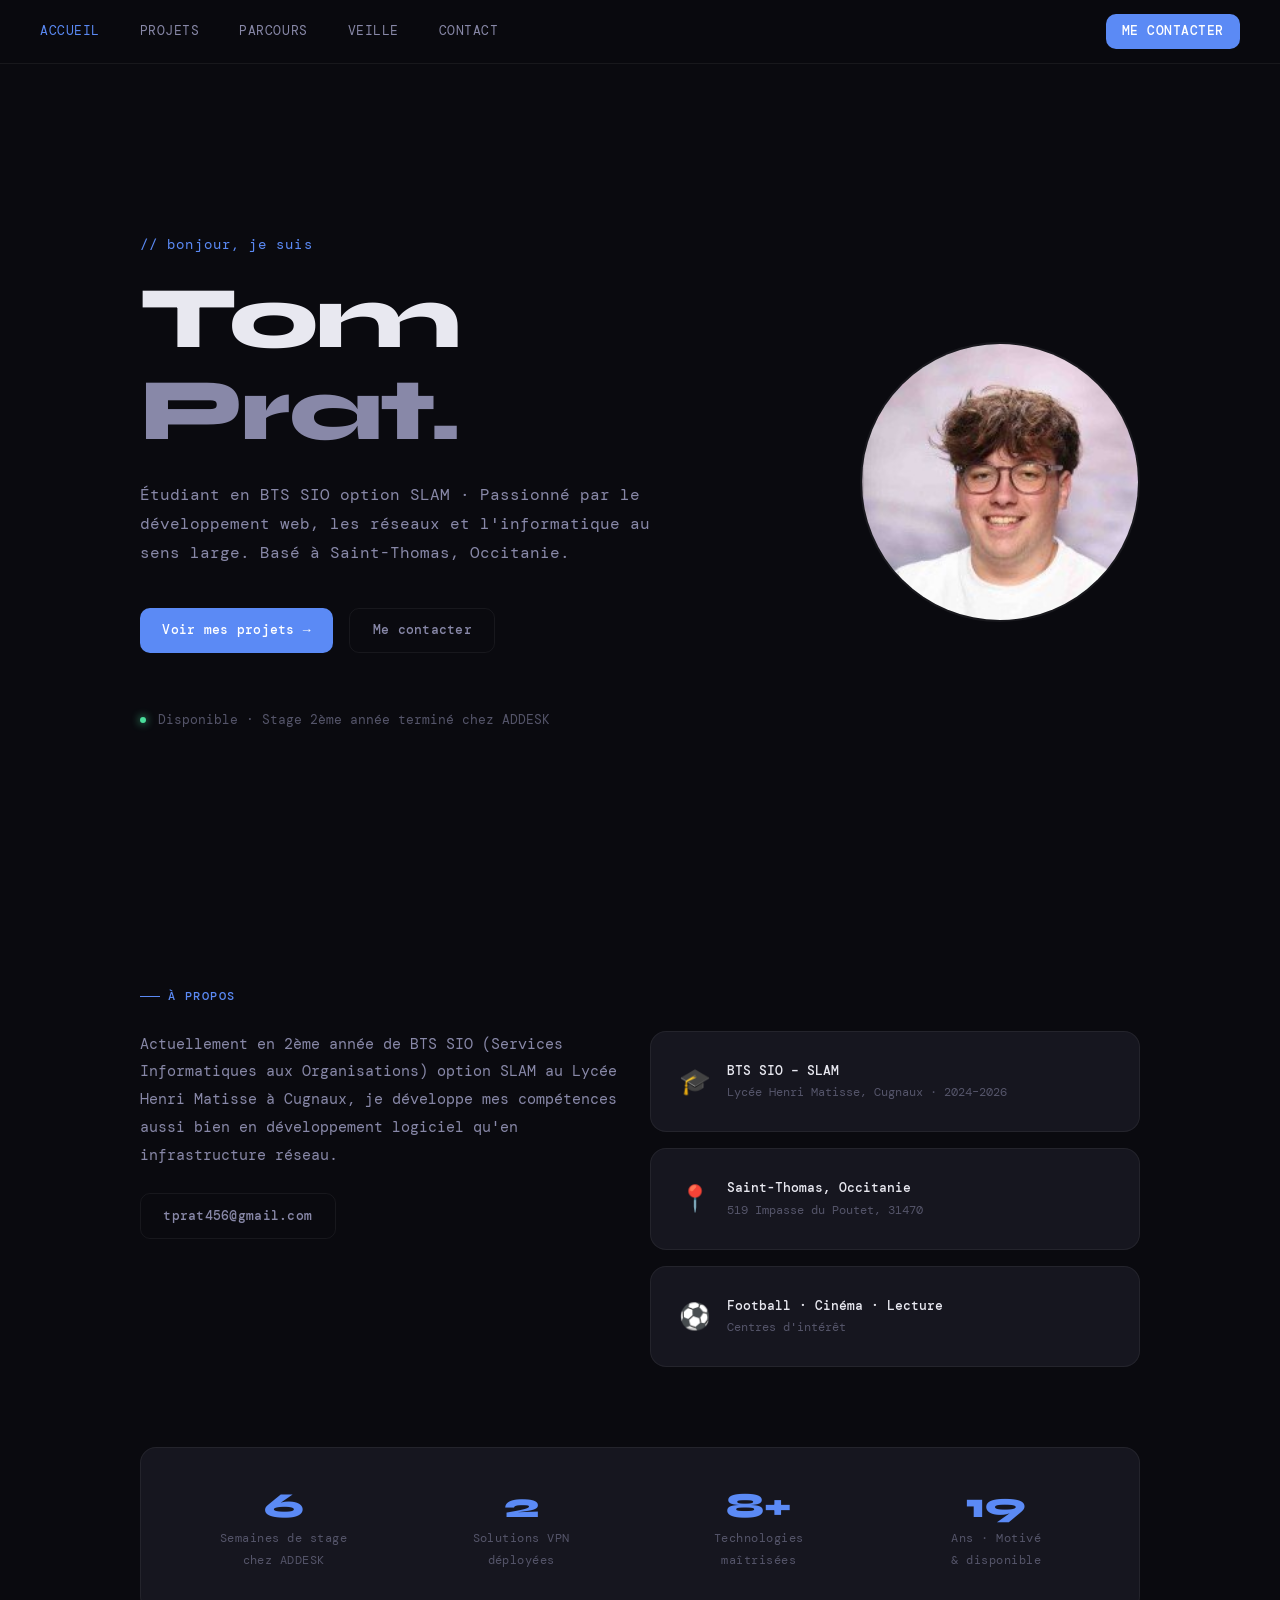
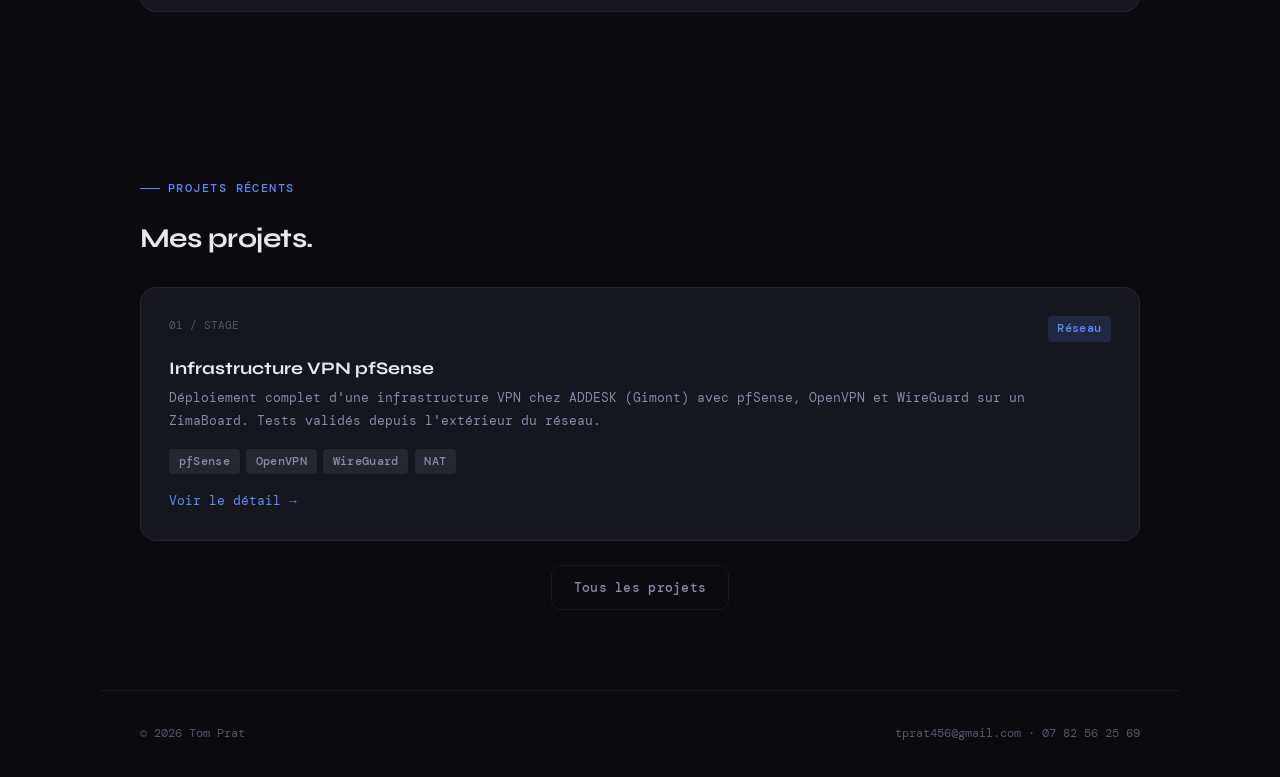
<file: index.html>
<!DOCTYPE html>
<html lang="fr">
<head>
  <meta charset="UTF-8" />
  <meta name="viewport" content="width=device-width, initial-scale=1.0" />
  <title>Tom Prat — Portfolio</title>
  <link rel="stylesheet" href="style.css" />
</head>
<body>

<nav>
  
  <a href="index.html" class="active">Accueil</a>
  <a href="projets.html">Projets</a>
  <a href="parcours.html">Parcours</a>
  <a href="veille.html">Veille</a>
  <a href="contact.html">Contact</a>
  <a href="contact.html" class="nav-cta">Me contacter</a>
</nav>

<main class="page-fade">

  <div class="hero" style="flex-direction: row; align-items: center; gap: 4rem;">
    <div style="flex: 1; min-width: 0;">
      <p class="hero-greeting">// bonjour, je suis</p>
      <h1>Tom<br><span class="dim">Prat.</span></h1>
      <p class="hero-sub">
        Étudiant en BTS SIO option SLAM · Passionné par le développement web,
        les réseaux et l'informatique au sens large. Basé à Saint-Thomas, Occitanie.
      </p>
      <div class="hero-btns">
        <a href="projets.html" class="btn btn-primary">Voir mes projets →</a>
        <a href="contact.html" class="btn btn-outline">Me contacter</a>
      </div>
      <div style="margin-top: 3.5rem; display: flex; align-items: center; gap: 0.75rem;">
        <span class="glow-dot"></span>
        <span style="font-size: 0.8rem; color: var(--text-muted);">Disponible · Stage 2ème année terminé chez ADDESK</span>
      </div>
    </div>
    <div style="flex-shrink: 0;">
      <img src="photo.png" alt="Tom Prat" style="
        width: 280px;
        height: 280px;
        object-fit: cover;
        object-position: center top;
        border-radius: 50%;
        border: 2px solid var(--border);
        display: block;
      " />
    </div>
  </div>

  <section>
    <p class="section-label">À propos</p>
    <div class="grid-2">
      <div>
        <p style="color: var(--text-secondary); line-height: 1.85; margin-bottom: 1rem;">
          Actuellement en 2ème année de BTS SIO (Services Informatiques aux Organisations)
          option SLAM au Lycée Henri Matisse à Cugnaux, je développe mes compétences aussi
          bien en développement logiciel qu'en infrastructure réseau.
        </p>
        <div class="mt-3">
          <a href="contact.html" class="btn btn-outline">tprat456@gmail.com</a>
        </div>
      </div>
      <div style="display: flex; flex-direction: column; gap: 1rem;">
        <div class="card" style="display: flex; align-items: center; gap: 1rem;">
          <div style="font-size: 1.6rem;">🎓</div>
          <div>
            <div style="font-size: 0.82rem; color: var(--text-primary); font-weight: 500;">BTS SIO – SLAM</div>
            <div style="font-size: 0.78rem; color: var(--text-muted);">Lycée Henri Matisse, Cugnaux · 2024–2026</div>
          </div>
        </div>

        <div class="card" style="display: flex; align-items: center; gap: 1rem;">
          <div style="font-size: 1.6rem;">📍</div>
          <div>
            <div style="font-size: 0.82rem; color: var(--text-primary); font-weight: 500;">Saint-Thomas, Occitanie</div>
            <div style="font-size: 0.78rem; color: var(--text-muted);">519 Impasse du Poutet, 31470</div>
          </div>
        </div>
        <div class="card" style="display: flex; align-items: center; gap: 1rem;">
          <div style="font-size: 1.6rem;">⚽</div>
          <div>
            <div style="font-size: 0.82rem; color: var(--text-primary); font-weight: 500;">Football · Cinéma · Lecture</div>
            <div style="font-size: 0.78rem; color: var(--text-muted);">Centres d'intérêt</div>
          </div>
        </div>
      </div>
    </div>
  </section>

  <section style="padding-top: 0;">
    <div class="card" style="display: grid; grid-template-columns: repeat(auto-fit, minmax(140px, 1fr)); gap: 2rem; padding: 2.5rem;">
      <div class="stat-box">
        <div class="num">6</div>
        <div class="lbl">Semaines de stage<br>chez ADDESK</div>
      </div>
      <div class="stat-box">
        <div class="num">2</div>
        <div class="lbl">Solutions VPN<br>déployées</div>
      </div>
      <div class="stat-box">
        <div class="num">8+</div>
        <div class="lbl">Technologies<br>maîtrisées</div>
      </div>
      <div class="stat-box">
        <div class="num">19</div>
        <div class="lbl">Ans · Motivé<br>& disponible</div>
      </div>
    </div>
  </section>

  <section>
    <p class="section-label">Projets récents</p>
    <h2 style="font-size: 1.7rem; font-weight: 700; letter-spacing: -0.02em; margin-bottom: 2rem;">
      Mes projets.
    </h2>
    <div class="card project-card">
      <div class="p-header">
        <span class="p-num">01 / STAGE</span>
        <span class="tag tag-blue">Réseau</span>
      </div>
      <div>
        <h3>Infrastructure VPN pfSense</h3>
        <p class="p-desc">
          Déploiement complet d'une infrastructure VPN chez ADDESK (Gimont) avec
          pfSense, OpenVPN et WireGuard sur un ZimaBoard. Tests validés depuis l'extérieur
          du réseau.
        </p>
      </div>
      <div class="p-tags">
        <span class="tag tag-gray">pfSense</span>
        <span class="tag tag-gray">OpenVPN</span>
        <span class="tag tag-gray">WireGuard</span>
        <span class="tag tag-gray">NAT</span>
      </div>
      <a class="p-link" href="projets.html">Voir le détail →</a>
    </div>
    <div class="mt-3" style="display: flex; justify-content: center;">
      <a href="projets.html" class="btn btn-outline">Tous les projets</a>
    </div>
  </section>

</main>

<footer>
  <span>© 2026 Tom Prat</span>
  <span style="font-family: var(--font-mono);">tprat456@gmail.com · 07 82 56 25 69</span>
</footer>

</body>
</html>
</file>
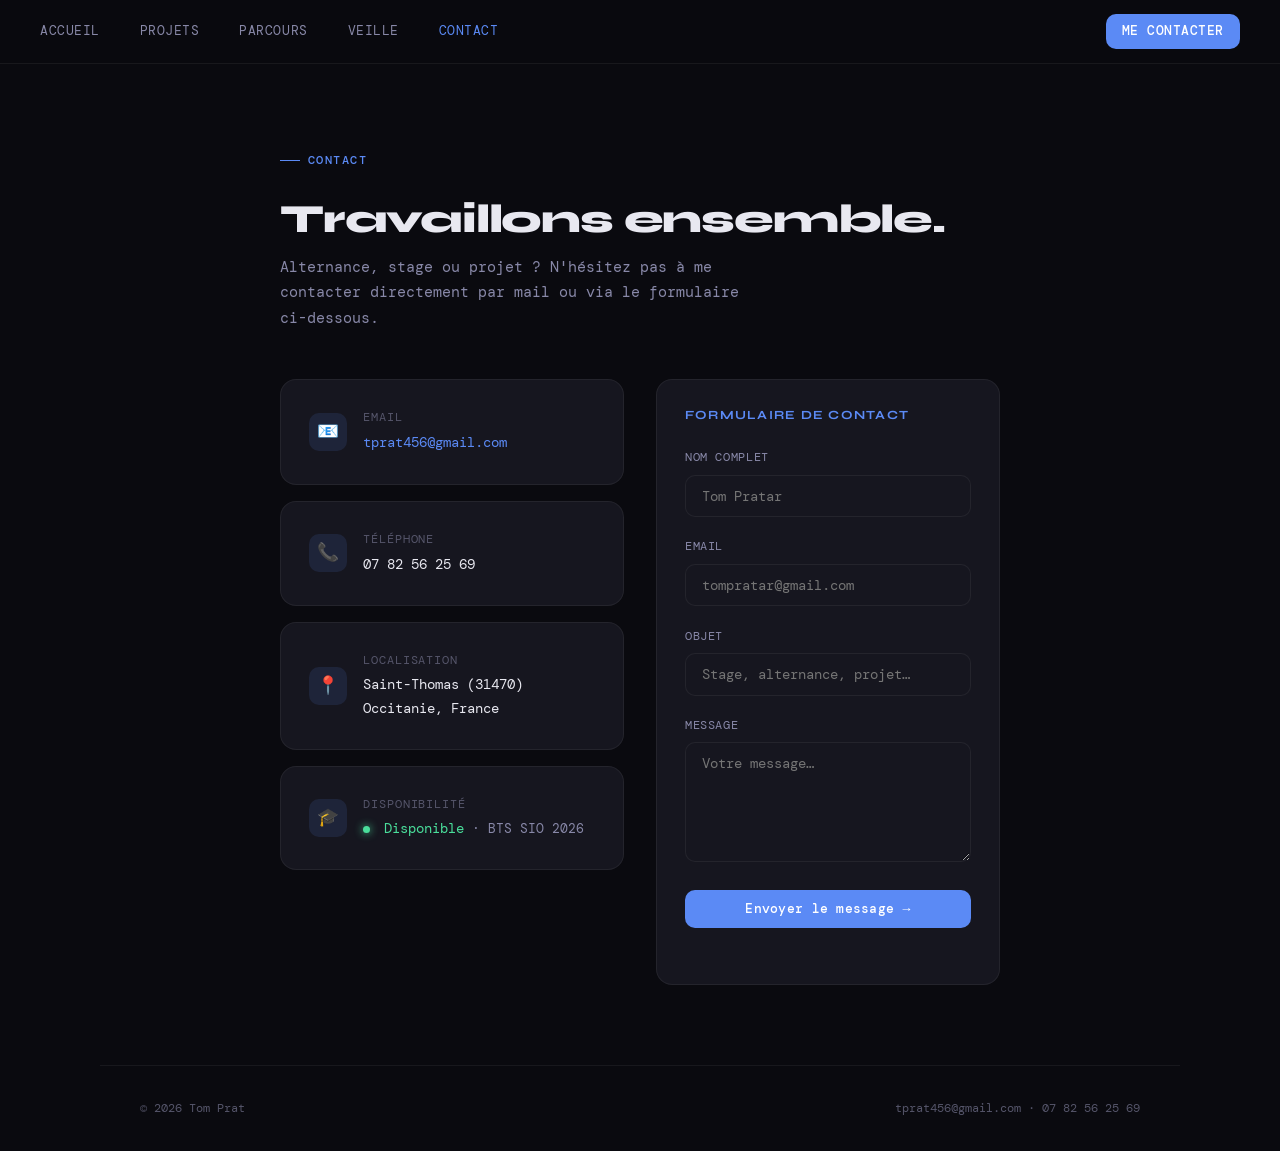
<file: contact.html>
<!DOCTYPE html>
<html lang="fr">
<head>
  <meta charset="UTF-8" />
  <meta name="viewport" content="width=device-width, initial-scale=1.0" />
  <title>Contact — Tom Prat</title>
  <link rel="stylesheet" href="style.css" />
</head>
<body>

<nav>
  
  <a href="index.html">Accueil</a>
  <a href="projets.html">Projets</a>
  <a href="parcours.html">Parcours</a>
  <a href="veille.html">Veille</a>
  <a href="contact.html" class="active">Contact</a>
  <a href="contact.html" class="nav-cta">Me contacter</a>
</nav>

<main class="page-fade">
<section style="max-width: 800px;">
  <p class="section-label">Contact</p>
  <h1 style="font-size: 2.5rem; font-weight: 800; letter-spacing: -0.03em; margin-bottom: 0.75rem;">
    Travaillons ensemble.
  </h1>
  <p style="color: var(--text-secondary); max-width: 480px; margin-bottom: 3rem;">
    Alternance, stage ou projet ? N'hésitez pas à me contacter directement
    par mail ou via le formulaire ci-dessous.
  </p>

  <div class="grid-2" style="align-items: start; gap: 2rem;">

    <div style="display: flex; flex-direction: column; gap: 1rem;">
      <div class="card" style="display: flex; align-items: center; gap: 1rem;">
        <div style="width: 38px; height: 38px; border-radius: var(--radius); background: var(--accent-glow); display: flex; align-items: center; justify-content: center; font-size: 1.1rem; flex-shrink: 0;">📧</div>
        <div>
          <div style="font-size: 0.72rem; color: var(--text-muted); text-transform: uppercase; letter-spacing: 0.08em; margin-bottom: 0.15rem;">Email</div>
          <a href="mailto:tprat456@gmail.com" style="color: var(--accent); text-decoration: none; font-size: 0.88rem;">tprat456@gmail.com</a>
        </div>
      </div>
      <div class="card" style="display: flex; align-items: center; gap: 1rem;">
        <div style="width: 38px; height: 38px; border-radius: var(--radius); background: var(--accent-glow); display: flex; align-items: center; justify-content: center; font-size: 1.1rem; flex-shrink: 0;">📞</div>
        <div>
          <div style="font-size: 0.72rem; color: var(--text-muted); text-transform: uppercase; letter-spacing: 0.08em; margin-bottom: 0.15rem;">Téléphone</div>
          <a href="tel:0782562569" style="color: var(--text-primary); text-decoration: none; font-size: 0.88rem;">07 82 56 25 69</a>
        </div>
      </div>
      <div class="card" style="display: flex; align-items: center; gap: 1rem;">
        <div style="width: 38px; height: 38px; border-radius: var(--radius); background: var(--accent-glow); display: flex; align-items: center; justify-content: center; font-size: 1.1rem; flex-shrink: 0;">📍</div>
        <div>
          <div style="font-size: 0.72rem; color: var(--text-muted); text-transform: uppercase; letter-spacing: 0.08em; margin-bottom: 0.15rem;">Localisation</div>
          <div style="color: var(--text-primary); font-size: 0.88rem;">Saint-Thomas (31470)<br>Occitanie, France</div>
        </div>
      </div>
      <div class="card" style="display: flex; align-items: center; gap: 1rem;">
        <div style="width: 38px; height: 38px; border-radius: var(--radius); background: var(--accent-glow); display: flex; align-items: center; justify-content: center; font-size: 1.1rem; flex-shrink: 0;">🎓</div>
        <div>
          <div style="font-size: 0.72rem; color: var(--text-muted); text-transform: uppercase; letter-spacing: 0.08em; margin-bottom: 0.15rem;">Disponibilité</div>
          <div style="font-size: 0.88rem;">
            <span class="glow-dot" style="width: 7px; height: 7px; display: inline-block; margin-right: 6px;"></span>
            <span style="color: var(--accent-green);">Disponible</span>
            <span style="color: var(--text-secondary); font-size: 0.8rem;"> · BTS SIO 2026</span>
          </div>
        </div>
      </div>
    </div>

    <div class="card">
      <h3 style="font-size: 0.78rem; text-transform: uppercase; letter-spacing: 0.1em; color: var(--accent); margin-bottom: 1.5rem;">Formulaire de contact</h3>
      <div class="form-group">
        <label for="name">Nom complet</label>
        <input type="text" id="name" placeholder="Tom Pratar" />
      </div>
      <div class="form-group">
        <label for="email">Email</label>
        <input type="email" id="email" placeholder="tompratar@gmail.com" />
      </div>
      <div class="form-group">
        <label for="subject">Objet</label>
        <input type="text" id="subject" placeholder="Stage, alternance, projet…" />
      </div>
      <div class="form-group">
        <label for="message">Message</label>
        <textarea id="message" placeholder="Votre message…"></textarea>
      </div>
      <button class="btn btn-primary" onclick="handleSubmit()" style="width: 100%; justify-content: center;">
        Envoyer le message →
      </button>
      <p id="form-status" style="text-align: center; font-size: 0.82rem; margin-top: 0.75rem; min-height: 1.2em; color: var(--accent-green);"></p>
    </div>

  </div>
</section>
</main>

<footer>
  <span>© 2026 Tom Prat</span>
  <span style="font-family: var(--font-mono);">tprat456@gmail.com · 07 82 56 25 69</span>
</footer>

<script>
function handleSubmit() {
  const name = document.getElementById('name').value.trim();
  const email = document.getElementById('email').value.trim();
  const message = document.getElementById('message').value.trim();
  const status = document.getElementById('form-status');
  if (!name || !email || !message) {
    status.style.color = '#f09595';
    status.textContent = 'Merci de remplir tous les champs obligatoires.';
    return;
  }
  status.style.color = 'var(--accent-green)';
  status.textContent = '✓ Message envoyé ! Je vous répondrai rapidement.';
  setTimeout(() => {
    document.getElementById('name').value = '';
    document.getElementById('email').value = '';
    document.getElementById('subject').value = '';
    document.getElementById('message').value = '';
    setTimeout(() => { status.textContent = ''; }, 4000);
  }, 1500);
}
</script>

</body>
</html>
</file>
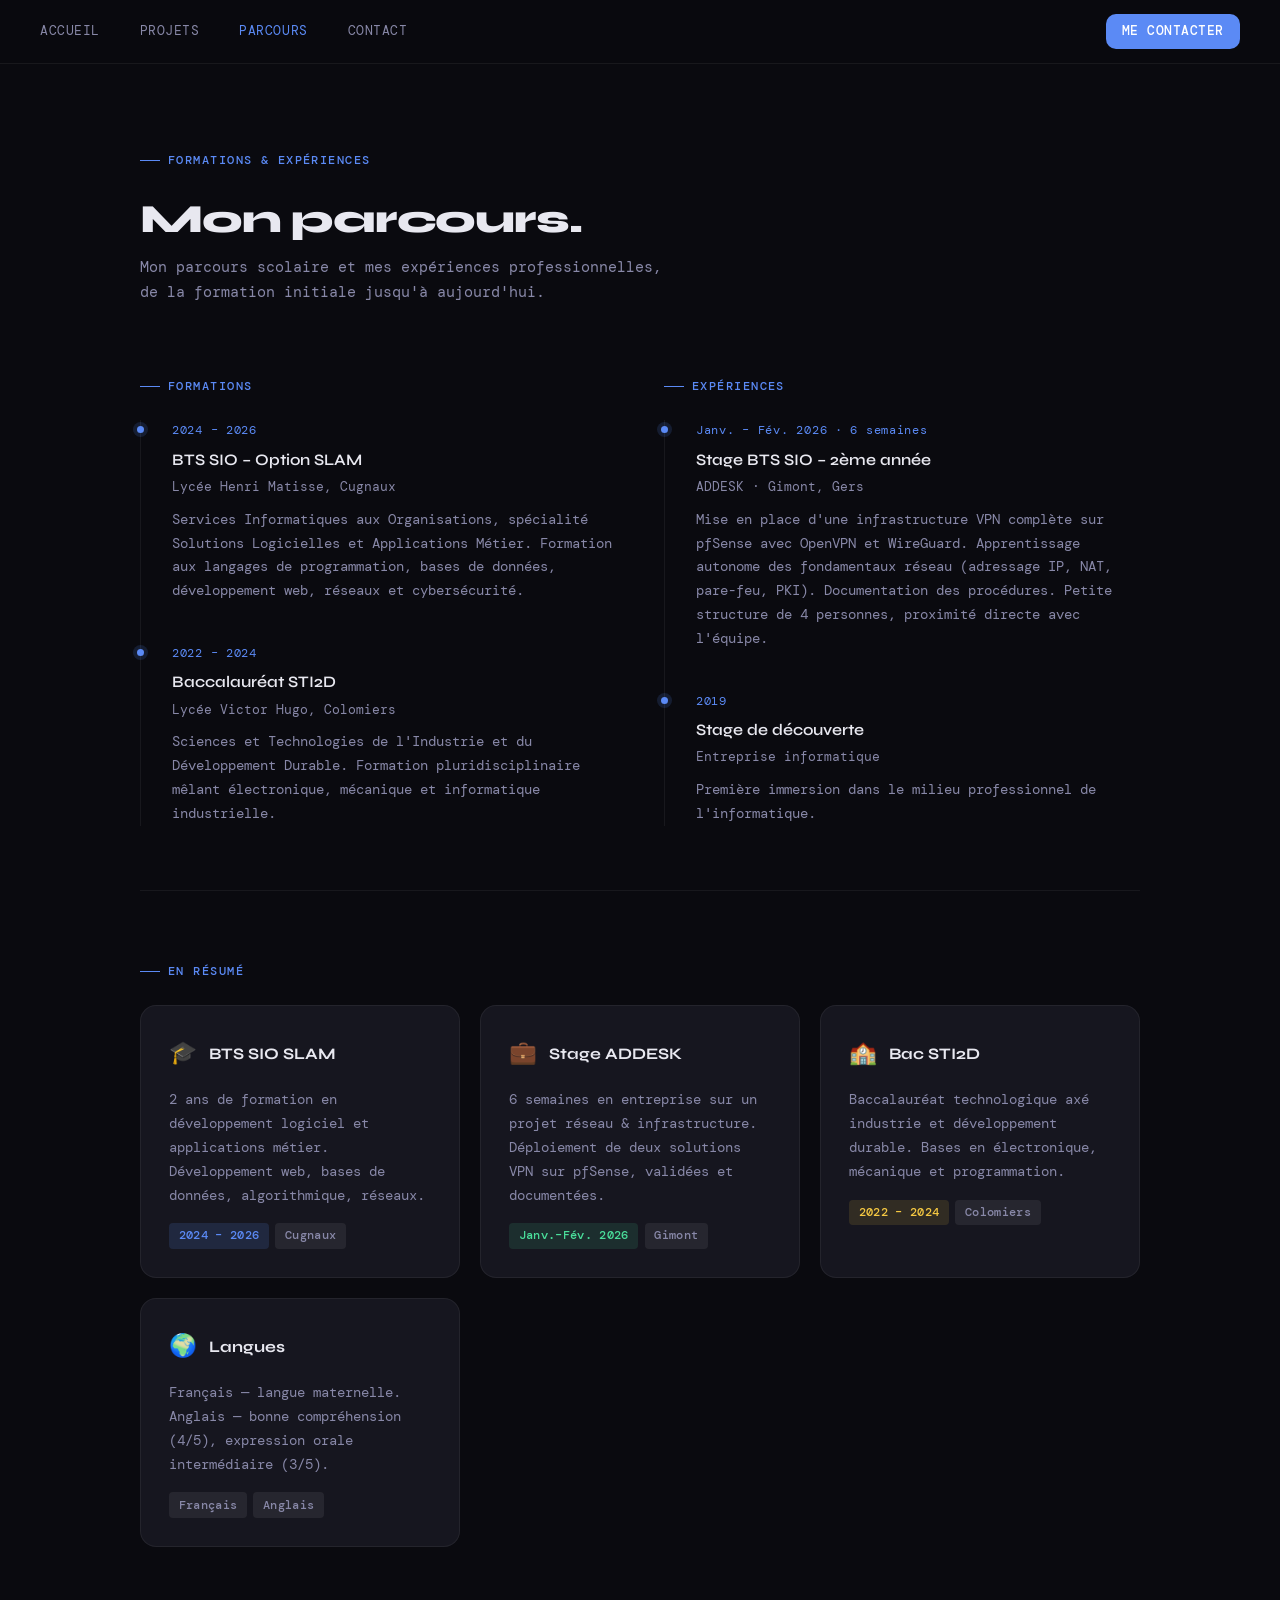
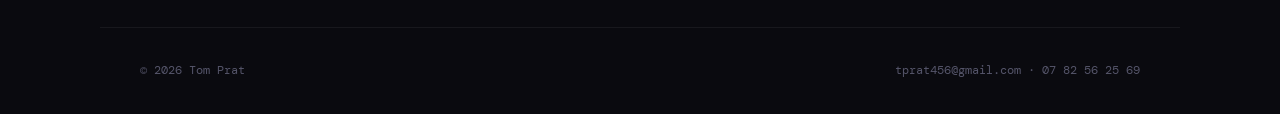
<file: parcours.html>
<!DOCTYPE html>
<html lang="fr">
<head>
  <meta charset="UTF-8" />
  <meta name="viewport" content="width=device-width, initial-scale=1.0" />
  <title>Parcours — Tom Prat</title>
  <link rel="stylesheet" href="style.css" />
</head>
<body>

<nav>
  
  <a href="index.html">Accueil</a>
  <a href="projets.html">Projets</a>
  <a href="parcours.html" class="active">Parcours</a>
  <a href="contact.html">Contact</a>
  <a href="contact.html" class="nav-cta">Me contacter</a>
</nav>

<main class="page-fade">
<section>
  <p class="section-label">Formations & Expériences</p>
  <h1 style="font-size: 2.5rem; font-weight: 800; letter-spacing: -0.03em; margin-bottom: 0.75rem;">
    Mon parcours.
  </h1>
  <p style="color: var(--text-secondary); max-width: 540px; margin-bottom: 4rem;">
    Mon parcours scolaire et mes expériences professionnelles, de la formation initiale
    jusqu'à aujourd'hui.
  </p>

  <div class="grid-2" style="align-items: start; gap: 3rem;">

    <!-- FORMATIONS -->
    <div>
      <p class="section-label">Formations</p>
      <div class="timeline">

        <div class="tl-item">
          <div class="tl-date">2024 – 2026</div>
          <div class="tl-title">BTS SIO – Option SLAM</div>
          <div class="tl-place">Lycée Henri Matisse, Cugnaux</div>
          <div class="tl-desc">
            Services Informatiques aux Organisations, spécialité Solutions Logicielles
            et Applications Métier. Formation aux langages de programmation, bases de données,
            développement web, réseaux et cybersécurité.
          </div>
        </div>

        <div class="tl-item">
          <div class="tl-date">2022 – 2024</div>
          <div class="tl-title">Baccalauréat STI2D</div>
          <div class="tl-place">Lycée Victor Hugo, Colomiers</div>
          <div class="tl-desc">
            Sciences et Technologies de l'Industrie et du Développement Durable.
            Formation pluridisciplinaire mêlant électronique, mécanique et informatique industrielle.
          </div>
        </div>

      </div>
    </div>

    <!-- EXPÉRIENCES -->
    <div>
      <p class="section-label">Expériences</p>
      <div class="timeline">

        <div class="tl-item">
          <div class="tl-date">Janv. – Fév. 2026 · 6 semaines</div>
          <div class="tl-title">Stage BTS SIO – 2ème année</div>
          <div class="tl-place">ADDESK · Gimont, Gers</div>
          <div class="tl-desc">
            Mise en place d'une infrastructure VPN complète sur pfSense avec OpenVPN et WireGuard.
            Apprentissage autonome des fondamentaux réseau (adressage IP, NAT, pare-feu, PKI).
            Documentation des procédures. Petite structure de 4 personnes, proximité directe
            avec l'équipe.
          </div>
        </div>

        <div class="tl-item">
          <div class="tl-date">2019</div>
          <div class="tl-title">Stage de découverte</div>
          <div class="tl-place">Entreprise informatique</div>
          <div class="tl-desc">
            Première immersion dans le milieu professionnel de l'informatique.
          </div>
        </div>

      </div>
    </div>

  </div>

  <div class="divider"></div>

  <!-- RECAP EN CARTES -->
  <p class="section-label">En résumé</p>
  <div class="grid-2">

    <div class="card">
      <div style="display: flex; align-items: center; gap: 0.75rem; margin-bottom: 1rem;">
        <span style="font-size: 1.4rem;">🎓</span>
        <h3 style="font-size: 1rem; font-weight: 700;">BTS SIO SLAM</h3>
      </div>
      <p style="color: var(--text-secondary); font-size: 0.85rem; line-height: 1.75;">
        2 ans de formation en développement logiciel et applications métier.
        Développement web, bases de données, algorithmique, réseaux.
      </p>
      <div style="margin-top: 1rem; display: flex; flex-wrap: wrap; gap: 0.4rem;">
        <span class="tag tag-blue">2024 – 2026</span>
        <span class="tag tag-gray">Cugnaux</span>
      </div>
    </div>

    <div class="card">
      <div style="display: flex; align-items: center; gap: 0.75rem; margin-bottom: 1rem;">
        <span style="font-size: 1.4rem;">💼</span>
        <h3 style="font-size: 1rem; font-weight: 700;">Stage ADDESK</h3>
      </div>
      <p style="color: var(--text-secondary); font-size: 0.85rem; line-height: 1.75;">
        6 semaines en entreprise sur un projet réseau & infrastructure. Déploiement
        de deux solutions VPN sur pfSense, validées et documentées.
      </p>
      <div style="margin-top: 1rem; display: flex; flex-wrap: wrap; gap: 0.4rem;">
        <span class="tag tag-green">Janv.–Fév. 2026</span>
        <span class="tag tag-gray">Gimont</span>
      </div>
    </div>

    <div class="card">
      <div style="display: flex; align-items: center; gap: 0.75rem; margin-bottom: 1rem;">
        <span style="font-size: 1.4rem;">🏫</span>
        <h3 style="font-size: 1rem; font-weight: 700;">Bac STI2D</h3>
      </div>
      <p style="color: var(--text-secondary); font-size: 0.85rem; line-height: 1.75;">
        Baccalauréat technologique axé industrie et développement durable.
        Bases en électronique, mécanique et programmation.
      </p>
      <div style="margin-top: 1rem; display: flex; flex-wrap: wrap; gap: 0.4rem;">
        <span class="tag tag-amber">2022 – 2024</span>
        <span class="tag tag-gray">Colomiers</span>
      </div>
    </div>

    <div class="card">
      <div style="display: flex; align-items: center; gap: 0.75rem; margin-bottom: 1rem;">
        <span style="font-size: 1.4rem;">🌍</span>
        <h3 style="font-size: 1rem; font-weight: 700;">Langues</h3>
      </div>
      <p style="color: var(--text-secondary); font-size: 0.85rem; line-height: 1.75;">
        Français — langue maternelle.<br>
        Anglais — bonne compréhension (4/5), expression orale intermédiaire (3/5).
      </p>
      <div style="margin-top: 1rem; display: flex; flex-wrap: wrap; gap: 0.4rem;">
        <span class="tag tag-gray">Français</span>
        <span class="tag tag-gray">Anglais</span>
      </div>
    </div>

  </div>

</section>
</main>

<footer>
  <span>© 2026 Tom Prat</span>
  <span style="font-family: var(--font-mono);">tprat456@gmail.com · 07 82 56 25 69</span>
</footer>

</body>
</html>
</file>
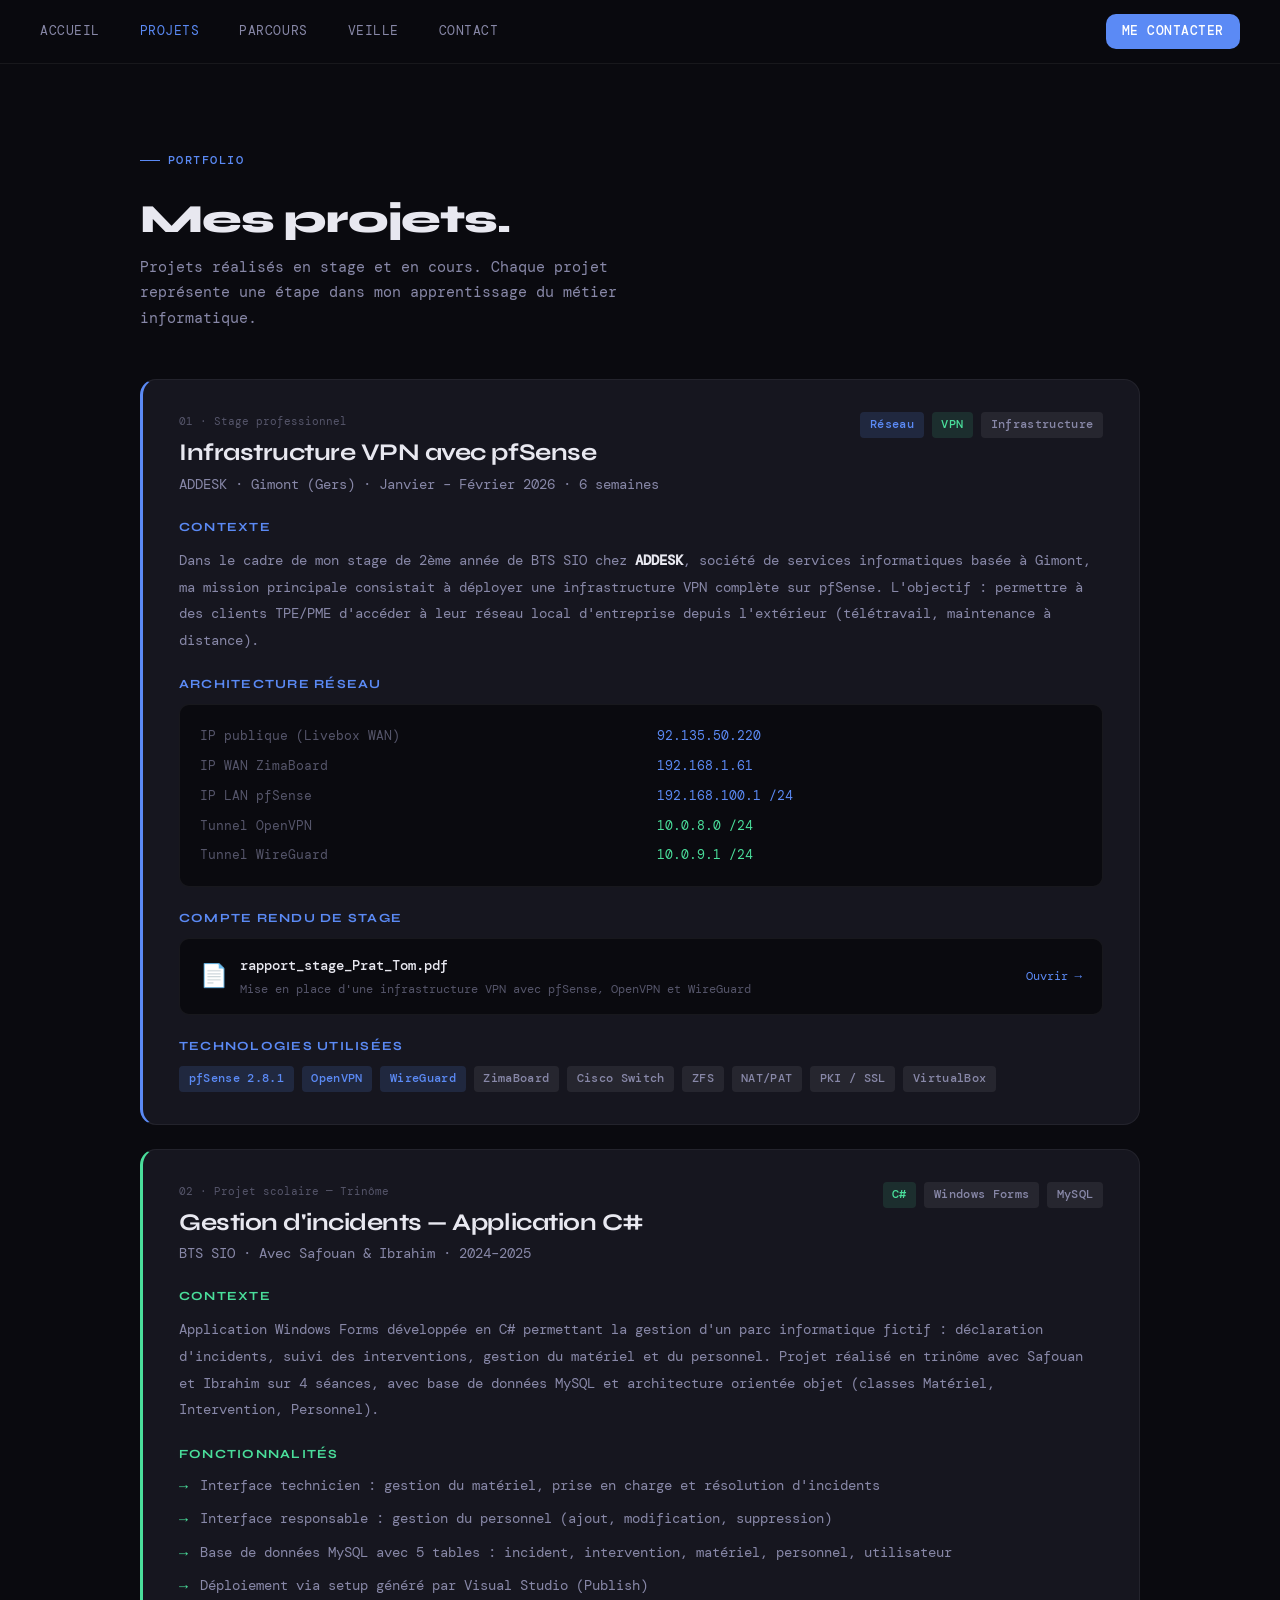
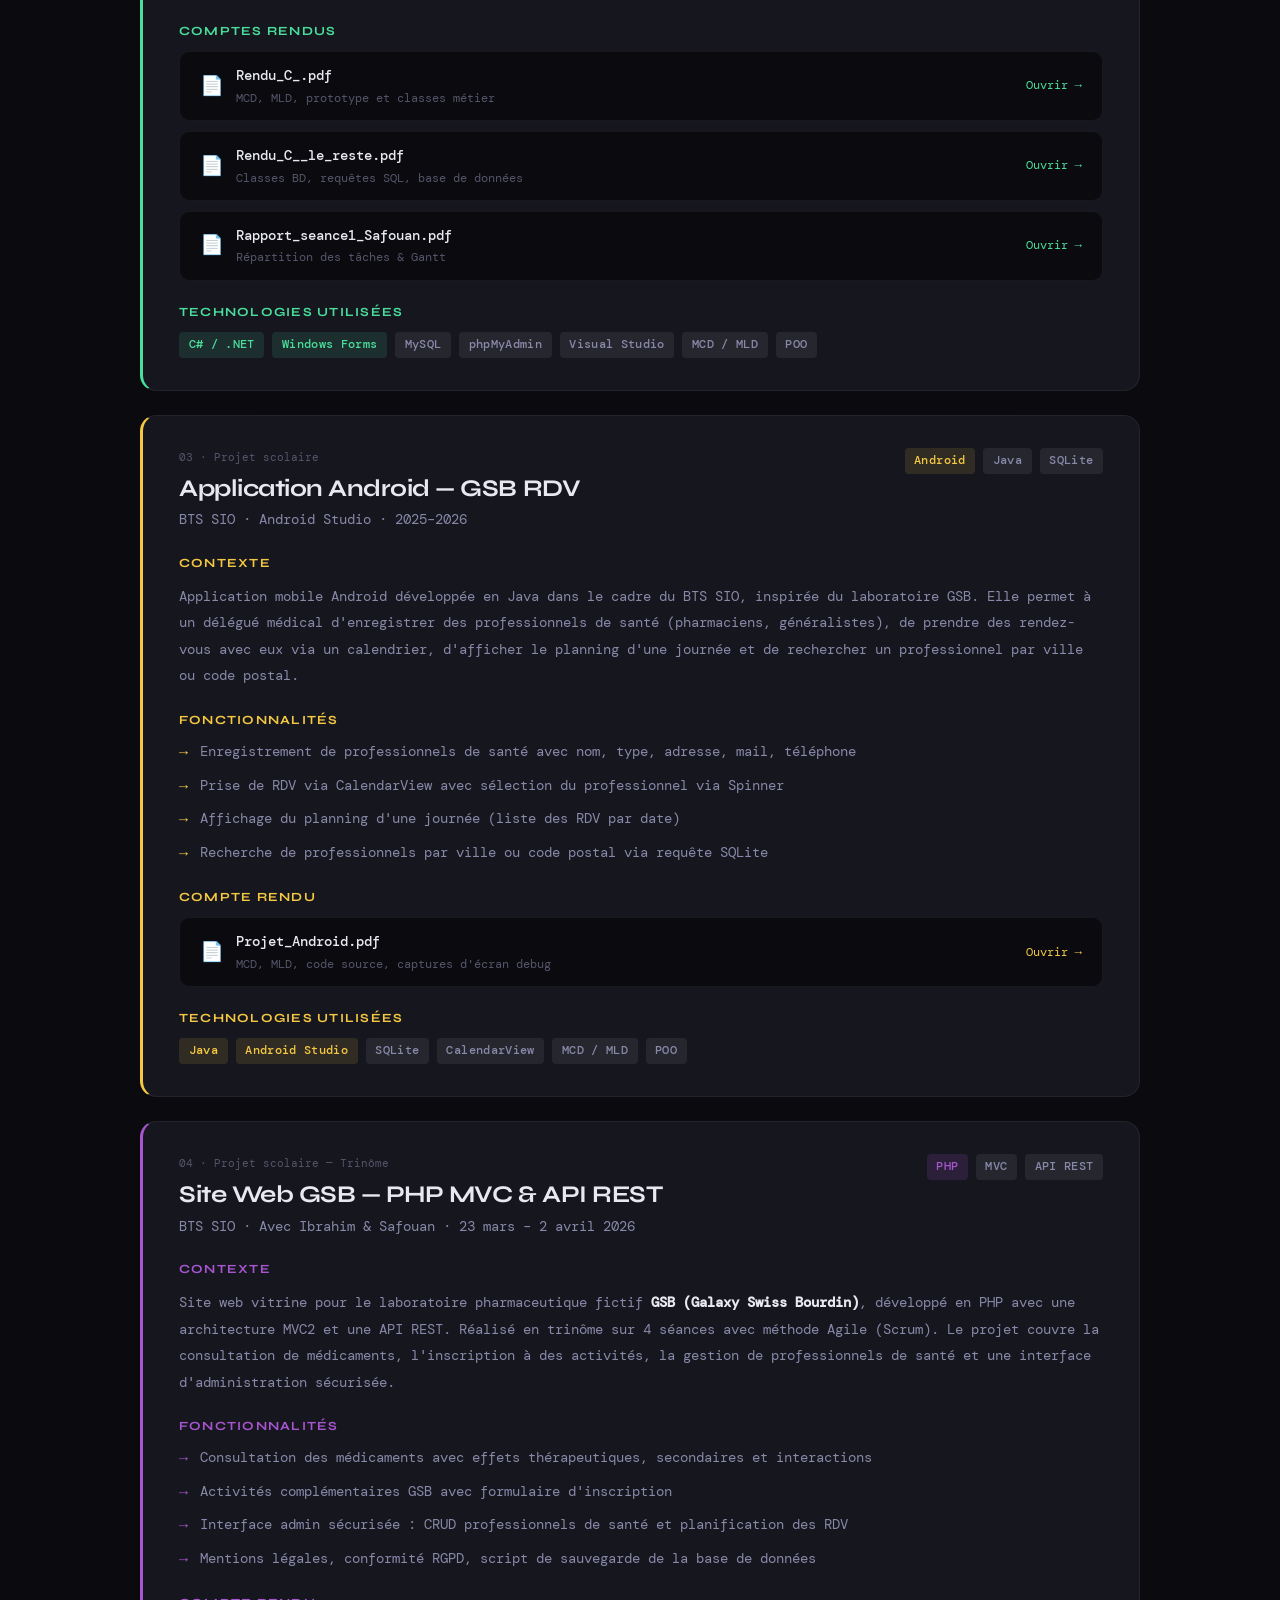
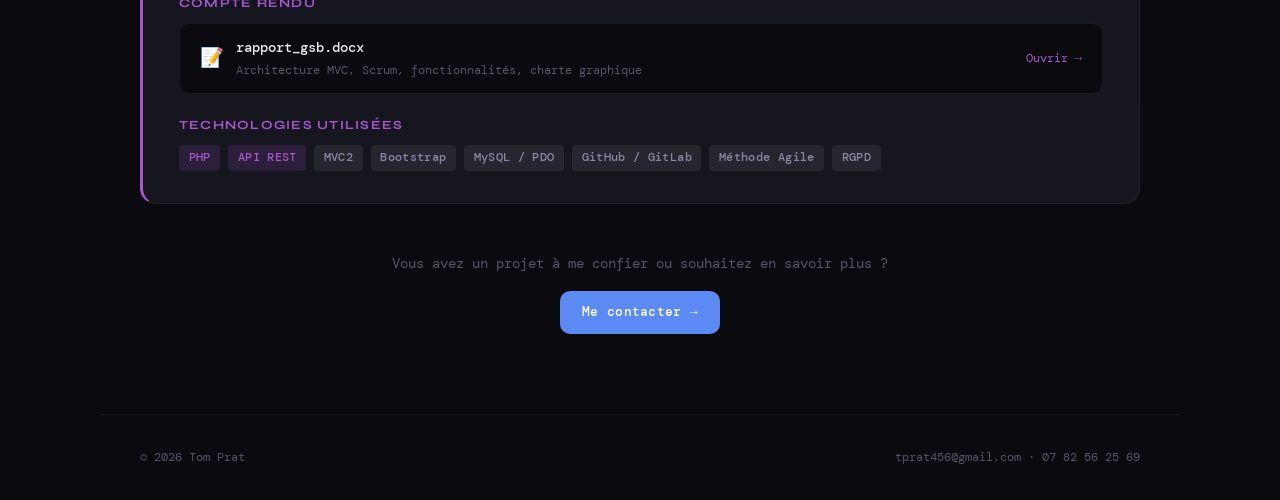
<file: projets.html>
<!DOCTYPE html>
<html lang="fr">
<head>
  <meta charset="UTF-8" />
  <meta name="viewport" content="width=device-width, initial-scale=1.0" />
  <title>Projets — Tom Prat</title>
  <link rel="stylesheet" href="style.css" />
</head>
<body>

<nav>
  
  <a href="index.html">Accueil</a>
  <a href="projets.html" class="active">Projets</a>
  <a href="parcours.html">Parcours</a>
  <a href="veille.html">Veille</a>
  <a href="contact.html">Contact</a>
  <a href="contact.html" class="nav-cta">Me contacter</a>
</nav>

<main class="page-fade">
<section>
  <p class="section-label">Portfolio</p>
  <h1 style="font-size: 2.5rem; font-weight: 800; letter-spacing: -0.03em; margin-bottom: 0.75rem;">
    Mes projets.
  </h1>
  <p style="color: var(--text-secondary); max-width: 560px; margin-bottom: 3rem;">
    Projets réalisés en stage et en cours. Chaque projet représente une
    étape dans mon apprentissage du métier informatique.
  </p>

  <!-- PROJET 1 : VPN ADDESK -->
  <div class="card" style="border-left: 3px solid var(--accent); padding: 2rem 2.25rem;">

    <div style="display: flex; align-items: flex-start; justify-content: space-between; gap: 1rem; flex-wrap: wrap; margin-bottom: 1.5rem;">
      <div>
        <span style="font-size: 0.7rem; color: var(--text-muted); display: block; margin-bottom: 0.5rem; font-family: var(--font-mono);">01 · Stage professionnel</span>
        <h2 style="font-size: 1.5rem; font-weight: 700; letter-spacing: -0.02em;">Infrastructure VPN avec pfSense</h2>
        <p style="color: var(--text-secondary); font-size: 0.85rem; margin-top: 0.3rem;">
          ADDESK · Gimont (Gers) · Janvier – Février 2026 · 6 semaines
        </p>
      </div>
      <div style="display: flex; gap: 0.5rem; flex-wrap: wrap; align-items: flex-start;">
        <span class="tag tag-blue">Réseau</span>
        <span class="tag tag-green">VPN</span>
        <span class="tag tag-gray">Infrastructure</span>
      </div>
    </div>

    <!-- Contexte -->
    <div style="margin-bottom: 1.5rem;">
      <h3 style="font-size: 0.78rem; text-transform: uppercase; letter-spacing: 0.1em; color: var(--accent); margin-bottom: 0.75rem;">Contexte</h3>
      <p style="color: var(--text-secondary); line-height: 1.85; font-size: 0.9rem;">
        Dans le cadre de mon stage de 2ème année de BTS SIO chez <strong style="color: var(--text-primary);">ADDESK</strong>,
        société de services informatiques basée à Gimont, ma mission principale consistait à déployer une
        infrastructure VPN complète sur pfSense. L'objectif : permettre à des clients TPE/PME d'accéder
        à leur réseau local d'entreprise depuis l'extérieur (télétravail, maintenance à distance).
      </p>
    </div>

    <!-- Architecture réseau -->
    <div style="margin-bottom: 1.5rem;">
      <h3 style="font-size: 0.78rem; text-transform: uppercase; letter-spacing: 0.1em; color: var(--accent); margin-bottom: 0.75rem;">Architecture réseau</h3>
      <div style="background: var(--bg-primary); font-family: var(--font-mono); font-size: 0.8rem; color: var(--text-secondary); padding: 1.25rem; border-radius: var(--radius); border: 1px solid var(--border);">
        <div style="display: grid; grid-template-columns: 1fr 1fr; gap: 0.5rem 2rem;">
          <div style="color: var(--text-muted);">IP publique (Livebox WAN)</div>
          <div style="color: var(--accent);">92.135.50.220</div>
          <div style="color: var(--text-muted);">IP WAN ZimaBoard</div>
          <div style="color: var(--accent);">192.168.1.61</div>
          <div style="color: var(--text-muted);">IP LAN pfSense</div>
          <div style="color: var(--accent);">192.168.100.1 /24</div>
          <div style="color: var(--text-muted);">Tunnel OpenVPN</div>
          <div style="color: var(--accent-green);">10.0.8.0 /24</div>
          <div style="color: var(--text-muted);">Tunnel WireGuard</div>
          <div style="color: var(--accent-green);">10.0.9.1 /24</div>
        </div>
      </div>
    </div>

    <!-- Compte rendu PDF -->
    <div style="margin-bottom: 1.5rem;">
      <h3 style="font-size: 0.78rem; text-transform: uppercase; letter-spacing: 0.1em; color: var(--accent); margin-bottom: 0.75rem;">Compte rendu de stage</h3>
      <a href="rapports/rapport_stage_Prat_Tom.pdf" target="_blank" style="
        display: inline-flex; align-items: center; gap: 0.75rem;
        background: var(--bg-primary);
        border: 1px solid var(--border);
        border-radius: var(--radius);
        padding: 0.9rem 1.25rem;
        text-decoration: none;
        transition: border-color 0.2s ease, background 0.2s ease;
        width: 100%;
      " onmouseover="this.style.borderColor='rgba(91,138,245,0.4)'; this.style.background='var(--bg-card-hover)'"
         onmouseout="this.style.borderColor='var(--border)'; this.style.background='var(--bg-primary)'">
        <span style="font-size: 1.4rem; flex-shrink: 0;">📄</span>
        <div style="flex: 1; min-width: 0;">
          <div style="font-size: 0.88rem; color: var(--text-primary); font-weight: 500; white-space: nowrap; overflow: hidden; text-overflow: ellipsis;">
            rapport_stage_Prat_Tom.pdf
          </div>
          <div style="font-size: 0.75rem; color: var(--text-muted); margin-top: 0.1rem;">
            Mise en place d'une infrastructure VPN avec pfSense, OpenVPN et WireGuard
          </div>
        </div>
        <span style="font-size: 0.78rem; color: var(--accent); flex-shrink: 0; font-family: var(--font-mono);">Ouvrir →</span>
      </a>
    </div>

    <!-- Technologies -->
    <div>
      <h3 style="font-size: 0.78rem; text-transform: uppercase; letter-spacing: 0.1em; color: var(--accent); margin-bottom: 0.75rem;">Technologies utilisées</h3>
      <div style="display: flex; flex-wrap: wrap; gap: 0.5rem;">
        <span class="tag tag-blue">pfSense 2.8.1</span>
        <span class="tag tag-blue">OpenVPN</span>
        <span class="tag tag-blue">WireGuard</span>
        <span class="tag tag-gray">ZimaBoard</span>
        <span class="tag tag-gray">Cisco Switch</span>
        <span class="tag tag-gray">ZFS</span>
        <span class="tag tag-gray">NAT/PAT</span>
        <span class="tag tag-gray">PKI / SSL</span>
        <span class="tag tag-gray">VirtualBox</span>
      </div>
    </div>

  </div>

  <!-- PROJET 2 : C# GESTION INCIDENTS -->
  <div class="card" style="border-left: 3px solid var(--accent-green); padding: 2rem 2.25rem; margin-top: 1.5rem;">

    <div style="display: flex; align-items: flex-start; justify-content: space-between; gap: 1rem; flex-wrap: wrap; margin-bottom: 1.5rem;">
      <div>
        <span style="font-size: 0.7rem; color: var(--text-muted); display: block; margin-bottom: 0.5rem; font-family: var(--font-mono);">02 · Projet scolaire — Trinôme</span>
        <h2 style="font-size: 1.5rem; font-weight: 700; letter-spacing: -0.02em;">Gestion d'incidents — Application C#</h2>
        <p style="color: var(--text-secondary); font-size: 0.85rem; margin-top: 0.3rem;">
          BTS SIO · Avec Safouan & Ibrahim · 2024–2025
        </p>
      </div>
      <div style="display: flex; gap: 0.5rem; flex-wrap: wrap; align-items: flex-start;">
        <span class="tag tag-green">C#</span>
        <span class="tag tag-gray">Windows Forms</span>
        <span class="tag tag-gray">MySQL</span>
      </div>
    </div>

    <div style="margin-bottom: 1.5rem;">
      <h3 style="font-size: 0.78rem; text-transform: uppercase; letter-spacing: 0.1em; color: var(--accent-green); margin-bottom: 0.75rem;">Contexte</h3>
      <p style="color: var(--text-secondary); line-height: 1.85; font-size: 0.9rem;">
        Application Windows Forms développée en C# permettant la gestion d'un parc informatique fictif : déclaration d'incidents, suivi des interventions, gestion du matériel et du personnel. Projet réalisé en trinôme avec Safouan et Ibrahim sur 4 séances, avec base de données MySQL et architecture orientée objet (classes Matériel, Intervention, Personnel).
      </p>
    </div>

    <div style="margin-bottom: 1.5rem;">
      <h3 style="font-size: 0.78rem; text-transform: uppercase; letter-spacing: 0.1em; color: var(--accent-green); margin-bottom: 0.75rem;">Fonctionnalités</h3>
      <div style="display: flex; flex-direction: column; gap: 0.5rem;">
        <div style="display: flex; gap: 0.75rem; align-items: flex-start;">
          <span style="color: var(--accent-green); flex-shrink: 0;">→</span>
          <span style="font-size: 0.85rem; color: var(--text-secondary);">Interface technicien : gestion du matériel, prise en charge et résolution d'incidents</span>
        </div>
        <div style="display: flex; gap: 0.75rem; align-items: flex-start;">
          <span style="color: var(--accent-green); flex-shrink: 0;">→</span>
          <span style="font-size: 0.85rem; color: var(--text-secondary);">Interface responsable : gestion du personnel (ajout, modification, suppression)</span>
        </div>
        <div style="display: flex; gap: 0.75rem; align-items: flex-start;">
          <span style="color: var(--accent-green); flex-shrink: 0;">→</span>
          <span style="font-size: 0.85rem; color: var(--text-secondary);">Base de données MySQL avec 5 tables : incident, intervention, matériel, personnel, utilisateur</span>
        </div>
        <div style="display: flex; gap: 0.75rem; align-items: flex-start;">
          <span style="color: var(--accent-green); flex-shrink: 0;">→</span>
          <span style="font-size: 0.85rem; color: var(--text-secondary);">Déploiement via setup généré par Visual Studio (Publish)</span>
        </div>
      </div>
    </div>

    <div style="margin-bottom: 1.5rem;">
      <h3 style="font-size: 0.78rem; text-transform: uppercase; letter-spacing: 0.1em; color: var(--accent-green); margin-bottom: 0.75rem;">Comptes rendus</h3>
      <div style="display: flex; flex-direction: column; gap: 0.6rem;">
        <a href="rapports/Rendu_C_.pdf" target="_blank" style="display:inline-flex;align-items:center;gap:0.75rem;background:var(--bg-primary);border:1px solid var(--border);border-radius:var(--radius);padding:0.75rem 1.25rem;text-decoration:none;transition:border-color 0.2s ease" onmouseover="this.style.borderColor='rgba(74,222,155,0.4)'" onmouseout="this.style.borderColor='var(--border)'">
          <span style="font-size:1.2rem;flex-shrink:0;">📄</span>
          <div style="flex:1;min-width:0;"><div style="font-size:0.85rem;color:var(--text-primary);font-weight:500;">Rendu_C_.pdf</div><div style="font-size:0.72rem;color:var(--text-muted);margin-top:0.1rem;">MCD, MLD, prototype et classes métier</div></div>
          <span style="font-size:0.78rem;color:var(--accent-green);flex-shrink:0;">Ouvrir →</span>
        </a>
        <a href="rapports/Rendu_C__le_reste.pdf" target="_blank" style="display:inline-flex;align-items:center;gap:0.75rem;background:var(--bg-primary);border:1px solid var(--border);border-radius:var(--radius);padding:0.75rem 1.25rem;text-decoration:none;transition:border-color 0.2s ease" onmouseover="this.style.borderColor='rgba(74,222,155,0.4)'" onmouseout="this.style.borderColor='var(--border)'">
          <span style="font-size:1.2rem;flex-shrink:0;">📄</span>
          <div style="flex:1;min-width:0;"><div style="font-size:0.85rem;color:var(--text-primary);font-weight:500;">Rendu_C__le_reste.pdf</div><div style="font-size:0.72rem;color:var(--text-muted);margin-top:0.1rem;">Classes BD, requêtes SQL, base de données</div></div>
          <span style="font-size:0.78rem;color:var(--accent-green);flex-shrink:0;">Ouvrir →</span>
        </a>
        <a href="rapports/Rapport_seance1_Safouan.pdf" target="_blank" style="display:inline-flex;align-items:center;gap:0.75rem;background:var(--bg-primary);border:1px solid var(--border);border-radius:var(--radius);padding:0.75rem 1.25rem;text-decoration:none;transition:border-color 0.2s ease" onmouseover="this.style.borderColor='rgba(74,222,155,0.4)'" onmouseout="this.style.borderColor='var(--border)'">
          <span style="font-size:1.2rem;flex-shrink:0;">📄</span>
          <div style="flex:1;min-width:0;"><div style="font-size:0.85rem;color:var(--text-primary);font-weight:500;">Rapport_seance1_Safouan.pdf</div><div style="font-size:0.72rem;color:var(--text-muted);margin-top:0.1rem;">Répartition des tâches & Gantt</div></div>
          <span style="font-size:0.78rem;color:var(--accent-green);flex-shrink:0;">Ouvrir →</span>
        </a>
      </div>
    </div>

    <div>
      <h3 style="font-size: 0.78rem; text-transform: uppercase; letter-spacing: 0.1em; color: var(--accent-green); margin-bottom: 0.75rem;">Technologies utilisées</h3>
      <div style="display: flex; flex-wrap: wrap; gap: 0.5rem;">
        <span class="tag tag-green">C# / .NET</span>
        <span class="tag tag-green">Windows Forms</span>
        <span class="tag tag-gray">MySQL</span>
        <span class="tag tag-gray">phpMyAdmin</span>
        <span class="tag tag-gray">Visual Studio</span>
        <span class="tag tag-gray">MCD / MLD</span>
        <span class="tag tag-gray">POO</span>
      </div>
    </div>

  </div>

  <!-- PROJET 3 : ANDROID -->
  <div class="card" style="border-left: 3px solid var(--accent-amber); padding: 2rem 2.25rem; margin-top: 1.5rem;">

    <div style="display: flex; align-items: flex-start; justify-content: space-between; gap: 1rem; flex-wrap: wrap; margin-bottom: 1.5rem;">
      <div>
        <span style="font-size: 0.7rem; color: var(--text-muted); display: block; margin-bottom: 0.5rem; font-family: var(--font-mono);">03 · Projet scolaire</span>
        <h2 style="font-size: 1.5rem; font-weight: 700; letter-spacing: -0.02em;">Application Android — GSB RDV</h2>
        <p style="color: var(--text-secondary); font-size: 0.85rem; margin-top: 0.3rem;">
          BTS SIO · Android Studio · 2025–2026
        </p>
      </div>
      <div style="display: flex; gap: 0.5rem; flex-wrap: wrap; align-items: flex-start;">
        <span class="tag tag-amber">Android</span>
        <span class="tag tag-gray">Java</span>
        <span class="tag tag-gray">SQLite</span>
      </div>
    </div>

    <div style="margin-bottom: 1.5rem;">
      <h3 style="font-size: 0.78rem; text-transform: uppercase; letter-spacing: 0.1em; color: var(--accent-amber); margin-bottom: 0.75rem;">Contexte</h3>
      <p style="color: var(--text-secondary); line-height: 1.85; font-size: 0.9rem;">
        Application mobile Android développée en Java dans le cadre du BTS SIO, inspirée du laboratoire GSB. Elle permet à un délégué médical d'enregistrer des professionnels de santé (pharmaciens, généralistes), de prendre des rendez-vous avec eux via un calendrier, d'afficher le planning d'une journée et de rechercher un professionnel par ville ou code postal.
      </p>
    </div>

    <div style="margin-bottom: 1.5rem;">
      <h3 style="font-size: 0.78rem; text-transform: uppercase; letter-spacing: 0.1em; color: var(--accent-amber); margin-bottom: 0.75rem;">Fonctionnalités</h3>
      <div style="display: flex; flex-direction: column; gap: 0.5rem;">
        <div style="display: flex; gap: 0.75rem; align-items: flex-start;">
          <span style="color: var(--accent-amber); flex-shrink: 0;">→</span>
          <span style="font-size: 0.85rem; color: var(--text-secondary);">Enregistrement de professionnels de santé avec nom, type, adresse, mail, téléphone</span>
        </div>
        <div style="display: flex; gap: 0.75rem; align-items: flex-start;">
          <span style="color: var(--accent-amber); flex-shrink: 0;">→</span>
          <span style="font-size: 0.85rem; color: var(--text-secondary);">Prise de RDV via CalendarView avec sélection du professionnel via Spinner</span>
        </div>
        <div style="display: flex; gap: 0.75rem; align-items: flex-start;">
          <span style="color: var(--accent-amber); flex-shrink: 0;">→</span>
          <span style="font-size: 0.85rem; color: var(--text-secondary);">Affichage du planning d'une journée (liste des RDV par date)</span>
        </div>
        <div style="display: flex; gap: 0.75rem; align-items: flex-start;">
          <span style="color: var(--accent-amber); flex-shrink: 0;">→</span>
          <span style="font-size: 0.85rem; color: var(--text-secondary);">Recherche de professionnels par ville ou code postal via requête SQLite</span>
        </div>
      </div>
    </div>

    <div style="margin-bottom: 1.5rem;">
      <h3 style="font-size: 0.78rem; text-transform: uppercase; letter-spacing: 0.1em; color: var(--accent-amber); margin-bottom: 0.75rem;">Compte rendu</h3>
      <a href="rapports/Projet_Android.pdf" target="_blank" style="display:inline-flex;align-items:center;gap:0.75rem;background:var(--bg-primary);border:1px solid var(--border);border-radius:var(--radius);padding:0.75rem 1.25rem;text-decoration:none;transition:border-color 0.2s ease;width:100%" onmouseover="this.style.borderColor='rgba(245,200,66,0.4)'" onmouseout="this.style.borderColor='var(--border)'">
        <span style="font-size:1.2rem;flex-shrink:0;">📄</span>
        <div style="flex:1;min-width:0;"><div style="font-size:0.85rem;color:var(--text-primary);font-weight:500;">Projet_Android.pdf</div><div style="font-size:0.72rem;color:var(--text-muted);margin-top:0.1rem;">MCD, MLD, code source, captures d'écran debug</div></div>
        <span style="font-size:0.78rem;color:var(--accent-amber);flex-shrink:0;">Ouvrir →</span>
      </a>
    </div>

    <div>
      <h3 style="font-size: 0.78rem; text-transform: uppercase; letter-spacing: 0.1em; color: var(--accent-amber); margin-bottom: 0.75rem;">Technologies utilisées</h3>
      <div style="display: flex; flex-wrap: wrap; gap: 0.5rem;">
        <span class="tag tag-amber">Java</span>
        <span class="tag tag-amber">Android Studio</span>
        <span class="tag tag-gray">SQLite</span>
        <span class="tag tag-gray">CalendarView</span>
        <span class="tag tag-gray">MCD / MLD</span>
        <span class="tag tag-gray">POO</span>
      </div>
    </div>

  </div>

  <!-- PROJET 4 : GSB PHP -->
  <div class="card" style="border-left: 3px solid #a855d0; padding: 2rem 2.25rem; margin-top: 1.5rem;">

    <div style="display: flex; align-items: flex-start; justify-content: space-between; gap: 1rem; flex-wrap: wrap; margin-bottom: 1.5rem;">
      <div>
        <span style="font-size: 0.7rem; color: var(--text-muted); display: block; margin-bottom: 0.5rem; font-family: var(--font-mono);">04 · Projet scolaire — Trinôme</span>
        <h2 style="font-size: 1.5rem; font-weight: 700; letter-spacing: -0.02em;">Site Web GSB — PHP MVC & API REST</h2>
        <p style="color: var(--text-secondary); font-size: 0.85rem; margin-top: 0.3rem;">
          BTS SIO · Avec Ibrahim & Safouan · 23 mars – 2 avril 2026
        </p>
      </div>
      <div style="display: flex; gap: 0.5rem; flex-wrap: wrap; align-items: flex-start;">
        <span class="tag" style="background:rgba(168,85,208,0.15);color:#a855d0;">PHP</span>
        <span class="tag tag-gray">MVC</span>
        <span class="tag tag-gray">API REST</span>
      </div>
    </div>

    <div style="margin-bottom: 1.5rem;">
      <h3 style="font-size: 0.78rem; text-transform: uppercase; letter-spacing: 0.1em; color: #a855d0; margin-bottom: 0.75rem;">Contexte</h3>
      <p style="color: var(--text-secondary); line-height: 1.85; font-size: 0.9rem;">
        Site web vitrine pour le laboratoire pharmaceutique fictif <strong style="color: var(--text-primary);">GSB (Galaxy Swiss Bourdin)</strong>, développé en PHP avec une architecture MVC2 et une API REST. Réalisé en trinôme sur 4 séances avec méthode Agile (Scrum). Le projet couvre la consultation de médicaments, l'inscription à des activités, la gestion de professionnels de santé et une interface d'administration sécurisée.
      </p>
    </div>

    <div style="margin-bottom: 1.5rem;">
      <h3 style="font-size: 0.78rem; text-transform: uppercase; letter-spacing: 0.1em; color: #a855d0; margin-bottom: 0.75rem;">Fonctionnalités</h3>
      <div style="display: flex; flex-direction: column; gap: 0.5rem;">
        <div style="display: flex; gap: 0.75rem; align-items: flex-start;">
          <span style="color: #a855d0; flex-shrink: 0;">→</span>
          <span style="font-size: 0.85rem; color: var(--text-secondary);">Consultation des médicaments avec effets thérapeutiques, secondaires et interactions</span>
        </div>
        <div style="display: flex; gap: 0.75rem; align-items: flex-start;">
          <span style="color: #a855d0; flex-shrink: 0;">→</span>
          <span style="font-size: 0.85rem; color: var(--text-secondary);">Activités complémentaires GSB avec formulaire d'inscription</span>
        </div>
        <div style="display: flex; gap: 0.75rem; align-items: flex-start;">
          <span style="color: #a855d0; flex-shrink: 0;">→</span>
          <span style="font-size: 0.85rem; color: var(--text-secondary);">Interface admin sécurisée : CRUD professionnels de santé et planification des RDV</span>
        </div>
        <div style="display: flex; gap: 0.75rem; align-items: flex-start;">
          <span style="color: #a855d0; flex-shrink: 0;">→</span>
          <span style="font-size: 0.85rem; color: var(--text-secondary);">Mentions légales, conformité RGPD, script de sauvegarde de la base de données</span>
        </div>
      </div>
    </div>

    <div style="margin-bottom: 1.5rem;">
      <h3 style="font-size: 0.78rem; text-transform: uppercase; letter-spacing: 0.1em; color: #a855d0; margin-bottom: 0.75rem;">Compte rendu</h3>
      <a href="rapports/rapport_gsb__1_.docx" target="_blank" style="display:inline-flex;align-items:center;gap:0.75rem;background:var(--bg-primary);border:1px solid var(--border);border-radius:var(--radius);padding:0.75rem 1.25rem;text-decoration:none;transition:border-color 0.2s ease;width:100%" onmouseover="this.style.borderColor='rgba(168,85,208,0.4)'" onmouseout="this.style.borderColor='var(--border)'">
        <span style="font-size:1.2rem;flex-shrink:0;">📝</span>
        <div style="flex:1;min-width:0;"><div style="font-size:0.85rem;color:var(--text-primary);font-weight:500;">rapport_gsb.docx</div><div style="font-size:0.72rem;color:var(--text-muted);margin-top:0.1rem;">Architecture MVC, Scrum, fonctionnalités, charte graphique</div></div>
        <span style="font-size:0.78rem;color:#a855d0;flex-shrink:0;">Ouvrir →</span>
      </a>
    </div>

    <div>
      <h3 style="font-size: 0.78rem; text-transform: uppercase; letter-spacing: 0.1em; color: #a855d0; margin-bottom: 0.75rem;">Technologies utilisées</h3>
      <div style="display: flex; flex-wrap: wrap; gap: 0.5rem;">
        <span class="tag" style="background:rgba(168,85,208,0.15);color:#a855d0;">PHP</span>
        <span class="tag" style="background:rgba(168,85,208,0.15);color:#a855d0;">API REST</span>
        <span class="tag tag-gray">MVC2</span>
        <span class="tag tag-gray">Bootstrap</span>
        <span class="tag tag-gray">MySQL / PDO</span>
        <span class="tag tag-gray">GitHub / GitLab</span>
        <span class="tag tag-gray">Méthode Agile</span>
        <span class="tag tag-gray">RGPD</span>
      </div>
    </div>

  </div>

  <!-- CTA -->
  <div style="text-align: center; padding: 3rem 0 0;">
    <p style="color: var(--text-muted); font-size: 0.85rem; margin-bottom: 1rem;">
      Vous avez un projet à me confier ou souhaitez en savoir plus ?
    </p>
    <a href="contact.html" class="btn btn-primary">Me contacter →</a>
  </div>

</section>
</main>

<footer>
  <span>© 2026 Tom Prat</span>
  <span style="font-family: var(--font-mono);">tprat456@gmail.com · 07 82 56 25 69</span>
</footer>

</body>
</html>
</file>
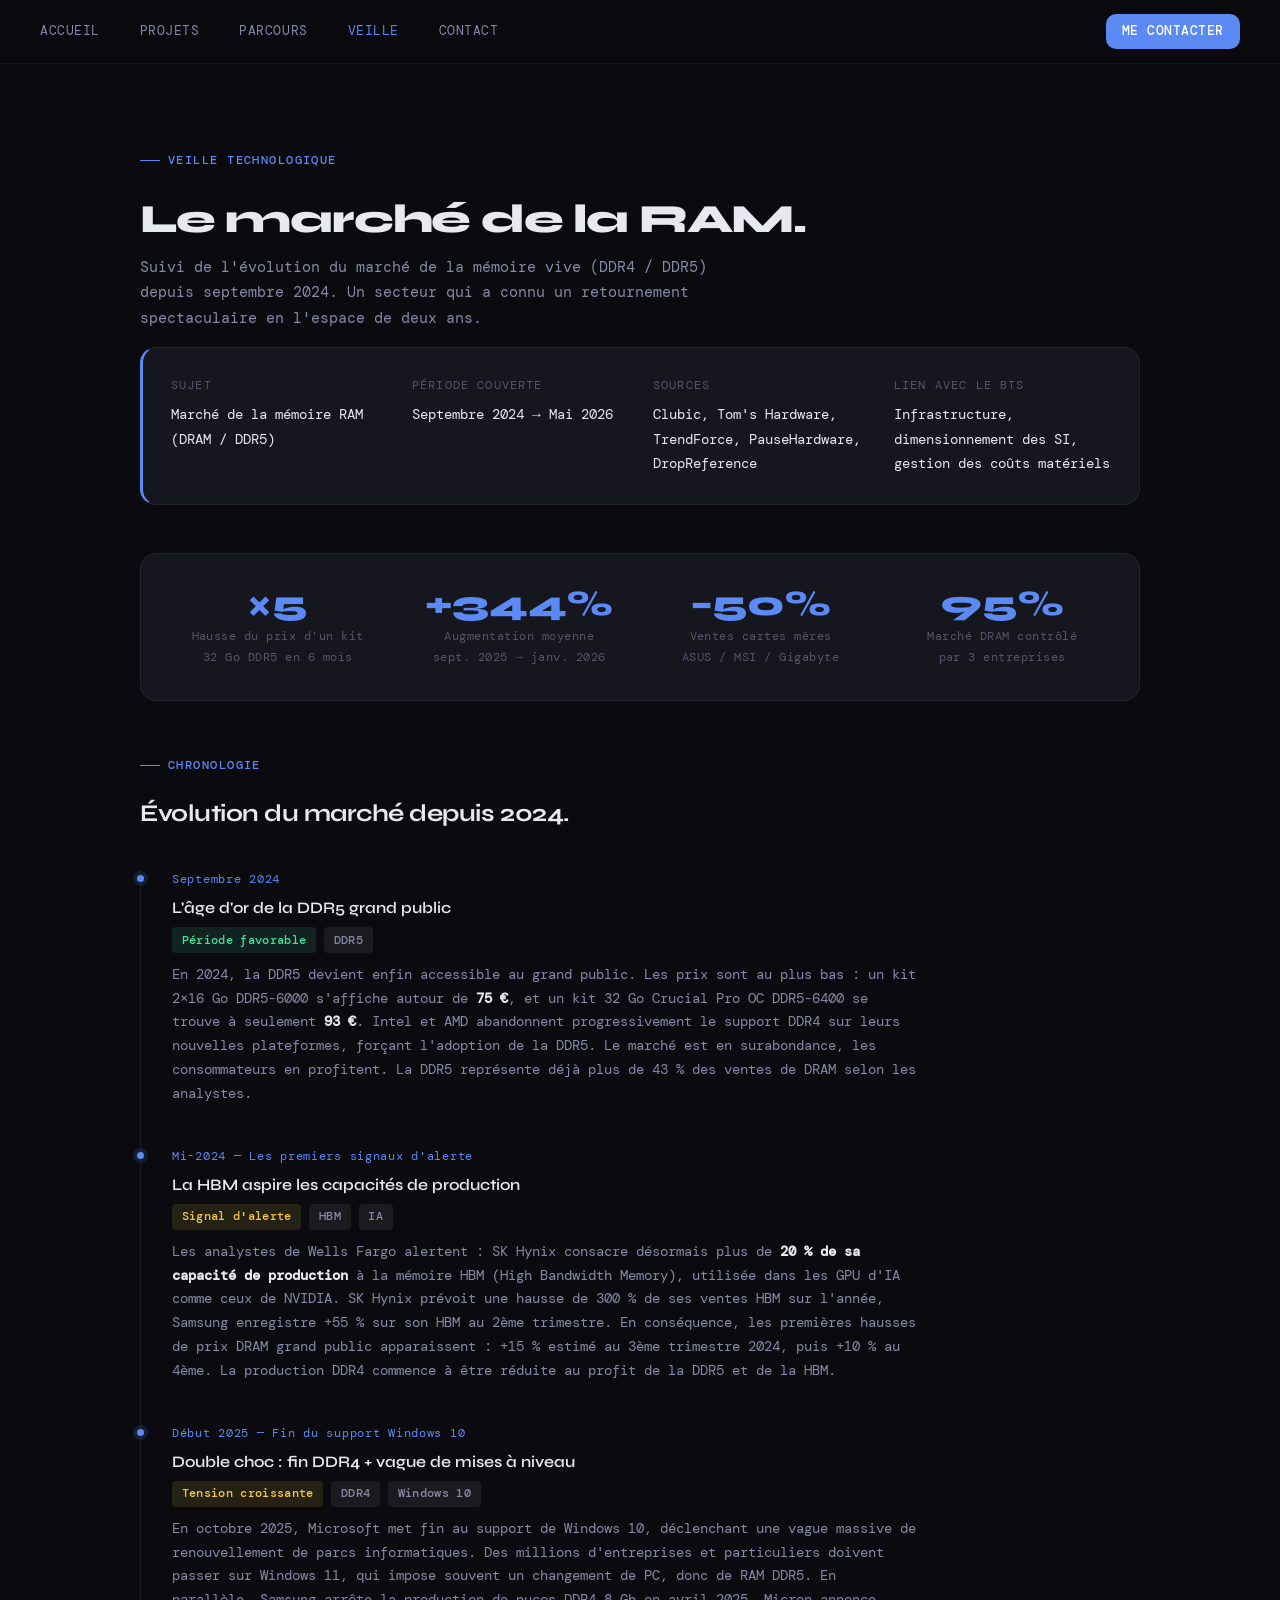
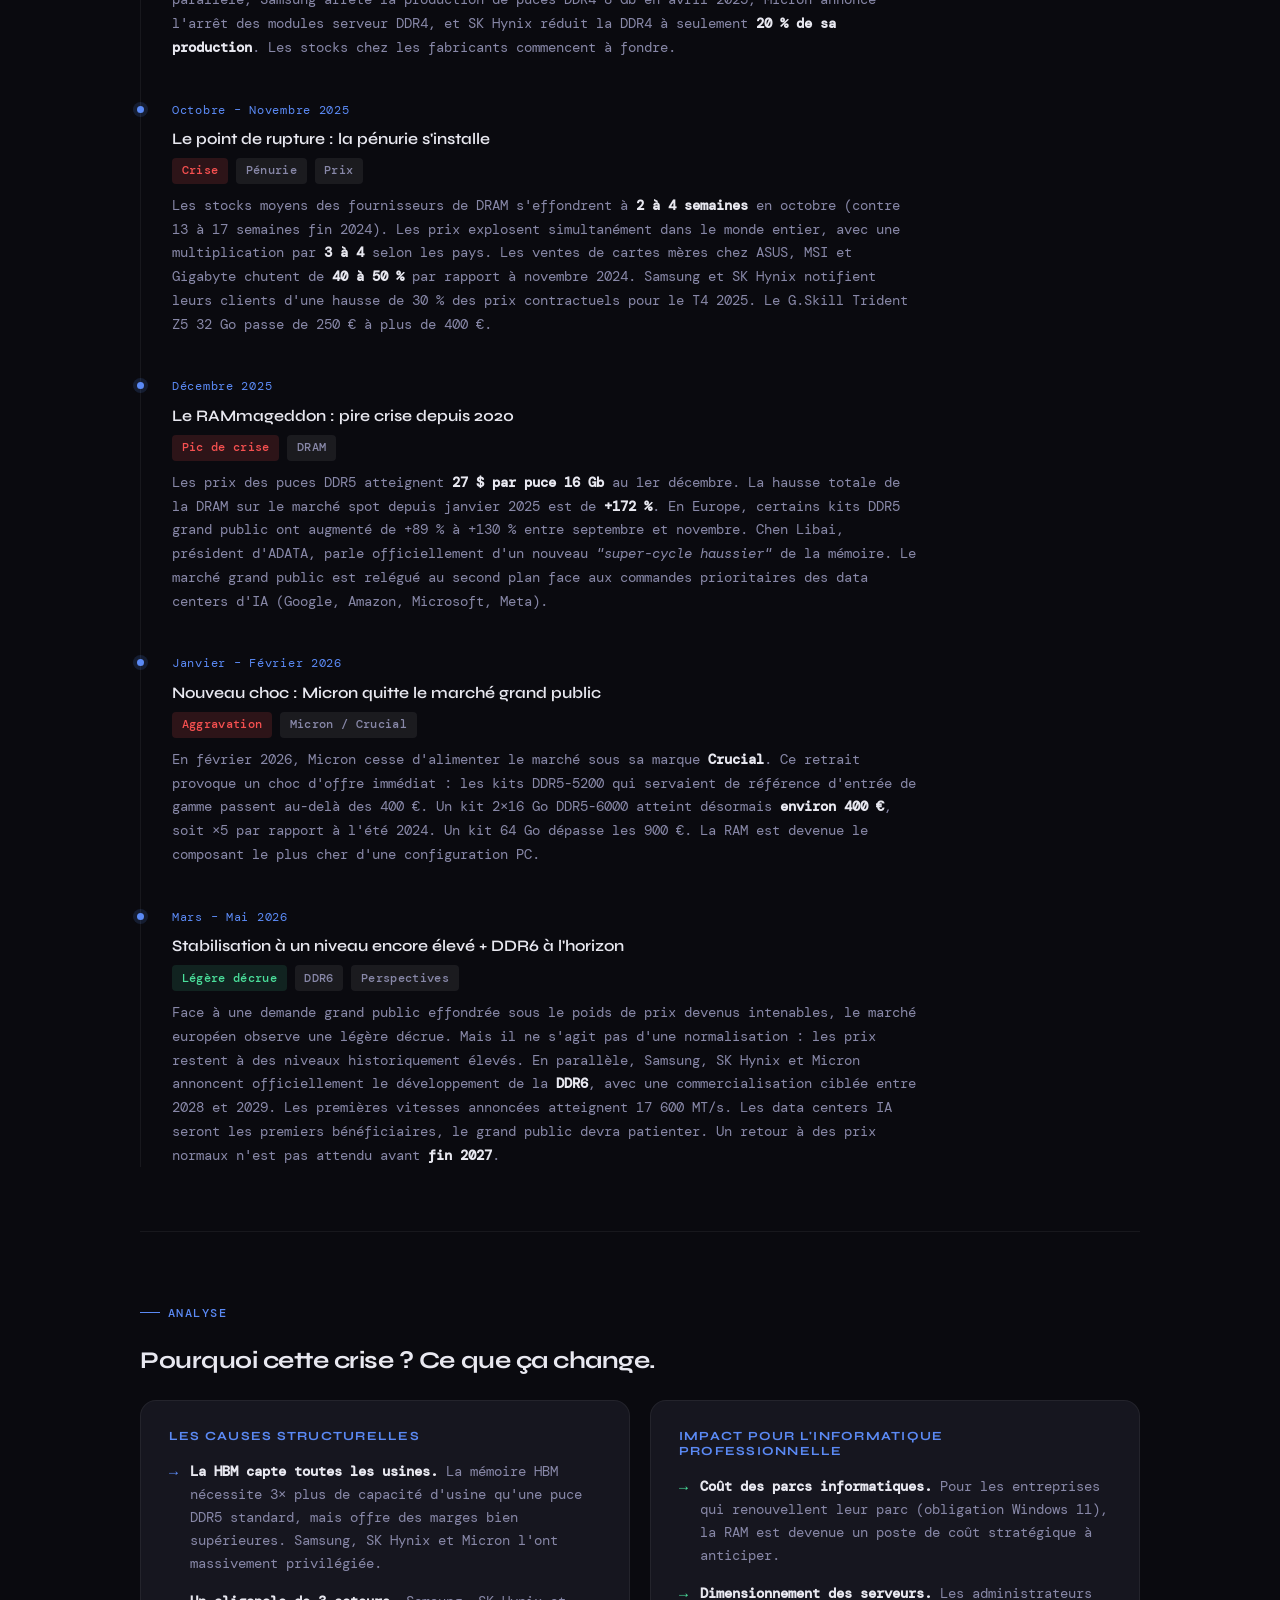
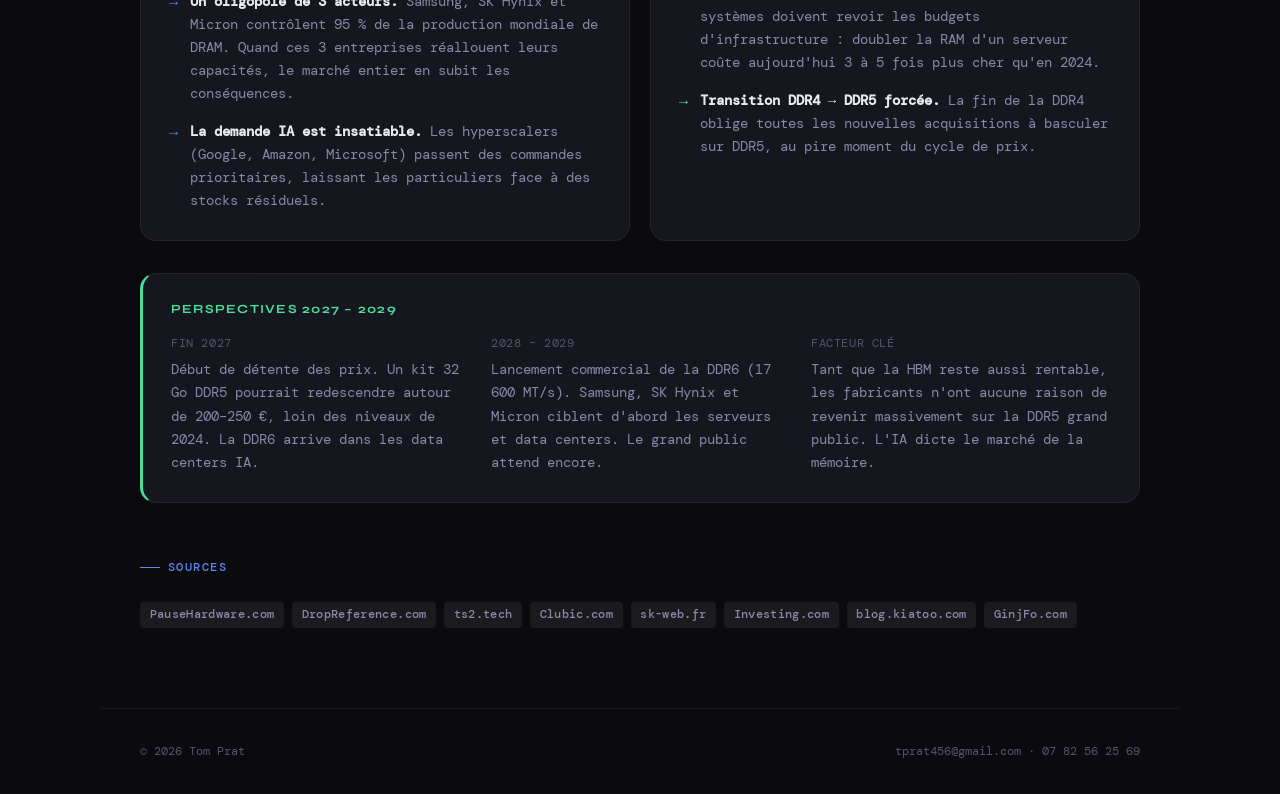
<file: veille.html>
<!DOCTYPE html>
<html lang="fr">
<head>
  <meta charset="UTF-8" />
  <meta name="viewport" content="width=device-width, initial-scale=1.0" />
  <title>Veille Technologique — Tom Prat</title>
  <link rel="stylesheet" href="style.css" />
</head>
<body>

<nav>
  <a href="index.html">Accueil</a>
  <a href="projets.html">Projets</a>
  <a href="parcours.html">Parcours</a>
  <a href="veille.html" class="active">Veille</a>
  <a href="contact.html">Contact</a>
  <a href="contact.html" class="nav-cta">Me contacter</a>
</nav>

<main class="page-fade">
<section>

  <p class="section-label">Veille technologique</p>
  <h1 style="font-size: 2.5rem; font-weight: 800; letter-spacing: -0.03em; margin-bottom: 0.75rem;">
    Le marché de la RAM.
  </h1>
  <p style="color: var(--text-secondary); max-width: 620px; margin-bottom: 1rem;">
    Suivi de l'évolution du marché de la mémoire vive (DDR4 / DDR5) depuis septembre 2024.
    Un secteur qui a connu un retournement spectaculaire en l'espace de deux ans.
  </p>

  <!-- Sujet & méthode -->
  <div class="card" style="margin-bottom: 3rem; border-left: 3px solid var(--accent);">
    <div style="display: grid; grid-template-columns: repeat(auto-fit, minmax(200px, 1fr)); gap: 1.5rem;">
      <div>
        <div style="font-size: 0.72rem; text-transform: uppercase; letter-spacing: 0.1em; color: var(--text-muted); margin-bottom: 0.4rem;">Sujet</div>
        <div style="font-size: 0.9rem; color: var(--text-primary);">Marché de la mémoire RAM (DRAM / DDR5)</div>
      </div>
      <div>
        <div style="font-size: 0.72rem; text-transform: uppercase; letter-spacing: 0.1em; color: var(--text-muted); margin-bottom: 0.4rem;">Période couverte</div>
        <div style="font-size: 0.9rem; color: var(--text-primary);">Septembre 2024 → Mai 2026</div>
      </div>
      <div>
        <div style="font-size: 0.72rem; text-transform: uppercase; letter-spacing: 0.1em; color: var(--text-muted); margin-bottom: 0.4rem;">Sources</div>
        <div style="font-size: 0.9rem; color: var(--text-primary);">Clubic, Tom's Hardware, TrendForce, PauseHardware, DropReference</div>
      </div>
      <div>
        <div style="font-size: 0.72rem; text-transform: uppercase; letter-spacing: 0.1em; color: var(--text-muted); margin-bottom: 0.4rem;">Lien avec le BTS</div>
        <div style="font-size: 0.9rem; color: var(--text-primary);">Infrastructure, dimensionnement des SI, gestion des coûts matériels</div>
      </div>
    </div>
  </div>

  <!-- Chiffres clés -->
  <div class="card" style="margin-bottom: 3rem; display: grid; grid-template-columns: repeat(auto-fit, minmax(150px, 1fr)); gap: 2rem; padding: 2rem;">
    <div class="stat-box">
      <div class="num">×5</div>
      <div class="lbl">Hausse du prix d'un kit<br>32 Go DDR5 en 6 mois</div>
    </div>
    <div class="stat-box">
      <div class="num">+344%</div>
      <div class="lbl">Augmentation moyenne<br>sept. 2025 → janv. 2026</div>
    </div>
    <div class="stat-box">
      <div class="num">−50%</div>
      <div class="lbl">Ventes cartes mères<br>ASUS / MSI / Gigabyte</div>
    </div>
    <div class="stat-box">
      <div class="num">95%</div>
      <div class="lbl">Marché DRAM contrôlé<br>par 3 entreprises</div>
    </div>
  </div>

  <!-- TIMELINE -->
  <p class="section-label">Chronologie</p>
  <h2 style="font-size: 1.5rem; font-weight: 700; letter-spacing: -0.02em; margin-bottom: 2.5rem;">
    Évolution du marché depuis 2024.
  </h2>

  <div class="timeline" style="max-width: 780px;">

    <!-- Entrée 1 -->
    <div class="tl-item">
      <div class="tl-date">Septembre 2024</div>
      <div class="tl-title">L'âge d'or de la DDR5 grand public</div>
      <div style="display: flex; gap: 0.5rem; flex-wrap: wrap; margin: 0.4rem 0 0.6rem;">
        <span class="tag tag-green">Période favorable</span>
        <span class="tag tag-gray">DDR5</span>
      </div>
      <div class="tl-desc">
        En 2024, la DDR5 devient enfin accessible au grand public. Les prix sont au plus bas :
        un kit 2×16 Go DDR5-6000 s'affiche autour de <strong style="color: var(--text-primary);">75 €</strong>,
        et un kit 32 Go Crucial Pro OC DDR5-6400 se trouve à seulement <strong style="color: var(--text-primary);">93 €</strong>.
        Intel et AMD abandonnent progressivement le support DDR4 sur leurs nouvelles plateformes,
        forçant l'adoption de la DDR5. Le marché est en surabondance, les consommateurs en profitent.
        La DDR5 représente déjà plus de 43 % des ventes de DRAM selon les analystes.
      </div>
    </div>

    <!-- Entrée 2 -->
    <div class="tl-item">
      <div class="tl-date">Mi-2024 — Les premiers signaux d'alerte</div>
      <div class="tl-title">La HBM aspire les capacités de production</div>
      <div style="display: flex; gap: 0.5rem; flex-wrap: wrap; margin: 0.4rem 0 0.6rem;">
        <span class="tag tag-amber">Signal d'alerte</span>
        <span class="tag tag-gray">HBM</span>
        <span class="tag tag-gray">IA</span>
      </div>
      <div class="tl-desc">
        Les analystes de Wells Fargo alertent : SK Hynix consacre désormais plus de
        <strong style="color: var(--text-primary);">20 % de sa capacité de production</strong>
        à la mémoire HBM (High Bandwidth Memory), utilisée dans les GPU d'IA comme ceux de NVIDIA.
        SK Hynix prévoit une hausse de 300 % de ses ventes HBM sur l'année, Samsung enregistre +55 %
        sur son HBM au 2ème trimestre. En conséquence, les premières hausses de prix DRAM grand public
        apparaissent : +15 % estimé au 3ème trimestre 2024, puis +10 % au 4ème.
        La production DDR4 commence à être réduite au profit de la DDR5 et de la HBM.
      </div>
    </div>

    <!-- Entrée 3 -->
    <div class="tl-item">
      <div class="tl-date">Début 2025 — Fin du support Windows 10</div>
      <div class="tl-title">Double choc : fin DDR4 + vague de mises à niveau</div>
      <div style="display: flex; gap: 0.5rem; flex-wrap: wrap; margin: 0.4rem 0 0.6rem;">
        <span class="tag tag-amber">Tension croissante</span>
        <span class="tag tag-gray">DDR4</span>
        <span class="tag tag-gray">Windows 10</span>
      </div>
      <div class="tl-desc">
        En octobre 2025, Microsoft met fin au support de Windows 10, déclenchant une vague massive
        de renouvellement de parcs informatiques. Des millions d'entreprises et particuliers doivent
        passer sur Windows 11, qui impose souvent un changement de PC, donc de RAM DDR5.
        En parallèle, Samsung arrête la production de puces DDR4 8 Gb en avril 2025,
        Micron annonce l'arrêt des modules serveur DDR4, et SK Hynix réduit la DDR4 à
        seulement <strong style="color: var(--text-primary);">20 % de sa production</strong>.
        Les stocks chez les fabricants commencent à fondre.
      </div>
    </div>

    <!-- Entrée 4 -->
    <div class="tl-item">
      <div class="tl-date">Octobre – Novembre 2025</div>
      <div class="tl-title">Le point de rupture : la pénurie s'installe</div>
      <div style="display: flex; gap: 0.5rem; flex-wrap: wrap; margin: 0.4rem 0 0.6rem;">
        <span class="tag tag-blue" style="background: rgba(245,80,80,0.15); color: #f55050;">Crise</span>
        <span class="tag tag-gray">Pénurie</span>
        <span class="tag tag-gray">Prix</span>
      </div>
      <div class="tl-desc">
        Les stocks moyens des fournisseurs de DRAM s'effondrent à
        <strong style="color: var(--text-primary);">2 à 4 semaines</strong>
        en octobre (contre 13 à 17 semaines fin 2024). Les prix explosent simultanément
        dans le monde entier, avec une multiplication par <strong style="color: var(--text-primary);">3 à 4</strong>
        selon les pays. Les ventes de cartes mères chez ASUS, MSI et Gigabyte chutent de
        <strong style="color: var(--text-primary);">40 à 50 %</strong> par rapport à novembre 2024.
        Samsung et SK Hynix notifient leurs clients d'une hausse de 30 % des prix contractuels
        pour le T4 2025. Le G.Skill Trident Z5 32 Go passe de 250 € à plus de 400 €.
      </div>
    </div>

    <!-- Entrée 5 -->
    <div class="tl-item">
      <div class="tl-date">Décembre 2025</div>
      <div class="tl-title">Le RAMmageddon : pire crise depuis 2020</div>
      <div style="display: flex; gap: 0.5rem; flex-wrap: wrap; margin: 0.4rem 0 0.6rem;">
        <span class="tag tag-blue" style="background: rgba(245,80,80,0.15); color: #f55050;">Pic de crise</span>
        <span class="tag tag-gray">DRAM</span>
      </div>
      <div class="tl-desc">
        Les prix des puces DDR5 atteignent <strong style="color: var(--text-primary);">27 $ par puce 16 Gb</strong>
        au 1er décembre. La hausse totale de la DRAM sur le marché spot depuis janvier 2025 est de
        <strong style="color: var(--text-primary);">+172 %</strong>. En Europe, certains kits DDR5
        grand public ont augmenté de +89 % à +130 % entre septembre et novembre.
        Chen Libai, président d'ADATA, parle officiellement d'un nouveau
        <em>"super-cycle haussier"</em> de la mémoire. Le marché grand public est relégué au second plan
        face aux commandes prioritaires des data centers d'IA (Google, Amazon, Microsoft, Meta).
      </div>
    </div>

    <!-- Entrée 6 -->
    <div class="tl-item">
      <div class="tl-date">Janvier – Février 2026</div>
      <div class="tl-title">Nouveau choc : Micron quitte le marché grand public</div>
      <div style="display: flex; gap: 0.5rem; flex-wrap: wrap; margin: 0.4rem 0 0.6rem;">
        <span class="tag tag-blue" style="background: rgba(245,80,80,0.15); color: #f55050;">Aggravation</span>
        <span class="tag tag-gray">Micron / Crucial</span>
      </div>
      <div class="tl-desc">
        En février 2026, Micron cesse d'alimenter le marché sous sa marque
        <strong style="color: var(--text-primary);">Crucial</strong>. Ce retrait provoque un choc d'offre
        immédiat : les kits DDR5-5200 qui servaient de référence d'entrée de gamme passent au-delà des 400 €.
        Un kit 2×16 Go DDR5-6000 atteint désormais
        <strong style="color: var(--text-primary);">environ 400 €</strong>, soit ×5 par rapport à l'été 2024.
        Un kit 64 Go dépasse les 900 €. La RAM est devenue le composant le plus cher d'une configuration PC.
      </div>
    </div>

    <!-- Entrée 7 -->
    <div class="tl-item">
      <div class="tl-date">Mars – Mai 2026</div>
      <div class="tl-title">Stabilisation à un niveau encore élevé + DDR6 à l'horizon</div>
      <div style="display: flex; gap: 0.5rem; flex-wrap: wrap; margin: 0.4rem 0 0.6rem;">
        <span class="tag tag-green">Légère décrue</span>
        <span class="tag tag-gray">DDR6</span>
        <span class="tag tag-gray">Perspectives</span>
      </div>
      <div class="tl-desc">
        Face à une demande grand public effondrée sous le poids de prix devenus intenables,
        le marché européen observe une légère décrue. Mais il ne s'agit pas d'une normalisation :
        les prix restent à des niveaux historiquement élevés. En parallèle, Samsung, SK Hynix et Micron
        annoncent officiellement le développement de la <strong style="color: var(--text-primary);">DDR6</strong>,
        avec une commercialisation ciblée entre 2028 et 2029. Les premières vitesses annoncées atteignent
        17 600 MT/s. Les data centers IA seront les premiers bénéficiaires, le grand public devra patienter.
        Un retour à des prix normaux n'est pas attendu avant <strong style="color: var(--text-primary);">fin 2027</strong>.
      </div>
    </div>

  </div>

  <div class="divider"></div>

  <!-- Analyse -->
  <p class="section-label">Analyse</p>
  <h2 style="font-size: 1.5rem; font-weight: 700; letter-spacing: -0.02em; margin-bottom: 1.5rem;">
    Pourquoi cette crise ? Ce que ça change.
  </h2>

  <div class="grid-2" style="margin-bottom: 2rem;">

    <div class="card">
      <h3 style="font-size: 0.78rem; text-transform: uppercase; letter-spacing: 0.1em; color: var(--accent); margin-bottom: 1rem;">Les causes structurelles</h3>
      <div style="display: flex; flex-direction: column; gap: 0.9rem;">
        <div style="display: flex; gap: 0.75rem;">
          <span style="color: var(--accent); flex-shrink: 0; font-weight: 700;">→</span>
          <div style="font-size: 0.85rem; color: var(--text-secondary); line-height: 1.7;">
            <strong style="color: var(--text-primary);">La HBM capte toutes les usines.</strong>
            La mémoire HBM nécessite 3× plus de capacité d'usine qu'une puce DDR5 standard,
            mais offre des marges bien supérieures. Samsung, SK Hynix et Micron l'ont massivement privilégiée.
          </div>
        </div>
        <div style="display: flex; gap: 0.75rem;">
          <span style="color: var(--accent); flex-shrink: 0; font-weight: 700;">→</span>
          <div style="font-size: 0.85rem; color: var(--text-secondary); line-height: 1.7;">
            <strong style="color: var(--text-primary);">Un oligopole de 3 acteurs.</strong>
            Samsung, SK Hynix et Micron contrôlent 95 % de la production mondiale de DRAM.
            Quand ces 3 entreprises réallouent leurs capacités, le marché entier en subit les conséquences.
          </div>
        </div>
        <div style="display: flex; gap: 0.75rem;">
          <span style="color: var(--accent); flex-shrink: 0; font-weight: 700;">→</span>
          <div style="font-size: 0.85rem; color: var(--text-secondary); line-height: 1.7;">
            <strong style="color: var(--text-primary);">La demande IA est insatiable.</strong>
            Les hyperscalers (Google, Amazon, Microsoft) passent des commandes prioritaires,
            laissant les particuliers face à des stocks résiduels.
          </div>
        </div>
      </div>
    </div>

    <div class="card">
      <h3 style="font-size: 0.78rem; text-transform: uppercase; letter-spacing: 0.1em; color: var(--accent); margin-bottom: 1rem;">Impact pour l'informatique professionnelle</h3>
      <div style="display: flex; flex-direction: column; gap: 0.9rem;">
        <div style="display: flex; gap: 0.75rem;">
          <span style="color: var(--accent-green); flex-shrink: 0; font-weight: 700;">→</span>
          <div style="font-size: 0.85rem; color: var(--text-secondary); line-height: 1.7;">
            <strong style="color: var(--text-primary);">Coût des parcs informatiques.</strong>
            Pour les entreprises qui renouvellent leur parc (obligation Windows 11),
            la RAM est devenue un poste de coût stratégique à anticiper.
          </div>
        </div>
        <div style="display: flex; gap: 0.75rem;">
          <span style="color: var(--accent-green); flex-shrink: 0; font-weight: 700;">→</span>
          <div style="font-size: 0.85rem; color: var(--text-secondary); line-height: 1.7;">
            <strong style="color: var(--text-primary);">Dimensionnement des serveurs.</strong>
            Les administrateurs systèmes doivent revoir les budgets d'infrastructure :
            doubler la RAM d'un serveur coûte aujourd'hui 3 à 5 fois plus cher qu'en 2024.
          </div>
        </div>
        <div style="display: flex; gap: 0.75rem;">
          <span style="color: var(--accent-green); flex-shrink: 0; font-weight: 700;">→</span>
          <div style="font-size: 0.85rem; color: var(--text-secondary); line-height: 1.7;">
            <strong style="color: var(--text-primary);">Transition DDR4 → DDR5 forcée.</strong>
            La fin de la DDR4 oblige toutes les nouvelles acquisitions à basculer sur DDR5,
            au pire moment du cycle de prix.
          </div>
        </div>
      </div>
    </div>

  </div>

  <!-- Perspectives -->
  <div class="card" style="border-left: 3px solid var(--accent-green);">
    <h3 style="font-size: 0.78rem; text-transform: uppercase; letter-spacing: 0.1em; color: var(--accent-green); margin-bottom: 1rem;">Perspectives 2027 – 2029</h3>
    <div style="display: grid; grid-template-columns: repeat(auto-fit, minmax(220px, 1fr)); gap: 1.25rem;">
      <div>
        <div style="font-size: 0.75rem; color: var(--text-muted); margin-bottom: 0.3rem; letter-spacing: 0.05em;">FIN 2027</div>
        <div style="font-size: 0.85rem; color: var(--text-secondary); line-height: 1.7;">
          Début de détente des prix. Un kit 32 Go DDR5 pourrait redescendre autour de 200–250 €,
          loin des niveaux de 2024. La DDR6 arrive dans les data centers IA.
        </div>
      </div>
      <div>
        <div style="font-size: 0.75rem; color: var(--text-muted); margin-bottom: 0.3rem; letter-spacing: 0.05em;">2028 – 2029</div>
        <div style="font-size: 0.85rem; color: var(--text-secondary); line-height: 1.7;">
          Lancement commercial de la DDR6 (17 600 MT/s). Samsung, SK Hynix et Micron ciblent
          d'abord les serveurs et data centers. Le grand public attend encore.
        </div>
      </div>
      <div>
        <div style="font-size: 0.75rem; color: var(--text-muted); margin-bottom: 0.3rem; letter-spacing: 0.05em;">FACTEUR CLÉ</div>
        <div style="font-size: 0.85rem; color: var(--text-secondary); line-height: 1.7;">
          Tant que la HBM reste aussi rentable, les fabricants n'ont aucune raison de revenir
          massivement sur la DDR5 grand public. L'IA dicte le marché de la mémoire.
        </div>
      </div>
    </div>
  </div>

  <!-- Sources -->
  <div style="margin-top: 3rem;">
    <p class="section-label">Sources</p>
    <div style="display: flex; flex-wrap: wrap; gap: 0.5rem;">
      <a href="https://pausehardware.com/penurie-ram-ddr5-2025-guide-complet/" target="_blank" class="tag tag-gray" style="text-decoration: none; cursor: pointer;">PauseHardware.com</a>
      <a href="https://dropreference.com/fr/blog/news/penurie-ram-ddr5-2026" target="_blank" class="tag tag-gray" style="text-decoration: none; cursor: pointer;">DropReference.com</a>
      <a href="https://ts2.tech/fr/les-prix-de-la-ram-explosent-en-decembre-2025" target="_blank" class="tag tag-gray" style="text-decoration: none; cursor: pointer;">ts2.tech</a>
      <a href="https://www.clubic.com/actualite-587191" target="_blank" class="tag tag-gray" style="text-decoration: none; cursor: pointer;">Clubic.com</a>
      <a href="https://sk-web.fr/article/prix-ram-ddr5-2026" target="_blank" class="tag tag-gray" style="text-decoration: none; cursor: pointer;">sk-web.fr</a>
      <a href="https://fr.investing.com/news/stock-market-news/samsung-et-micron-vont-augmenter-les-prix-des-dram" target="_blank" class="tag tag-gray" style="text-decoration: none; cursor: pointer;">Investing.com</a>
      <a href="https://blog.kiatoo.com/actualite/pourquoi-prix-ram-explose-analyse-complete-causes-perspectives-5939" target="_blank" class="tag tag-gray" style="text-decoration: none; cursor: pointer;">blog.kiatoo.com</a>
      <a href="https://www.ginjfo.com/actualites/composants/memoires/ddr6-samsung-sk-hynix-et-micron" target="_blank" class="tag tag-gray" style="text-decoration: none; cursor: pointer;">GinjFo.com</a>
    </div>
  </div>

</section>
</main>

<footer>
  <span>© 2026 Tom Prat</span>
  <span style="font-family: var(--font-mono);">tprat456@gmail.com · 07 82 56 25 69</span>
</footer>

</body>
</html>
</file>
<file: style.css>
@import url('https://fonts.googleapis.com/css2?family=DM+Mono:ital,wght@0,300;0,400;0,500;1,300&family=Syne:wght@400;500;600;700;800&display=swap');

:root {
  --bg-primary: #0a0a0f;
  --bg-secondary: #111118;
  --bg-card: #16161f;
  --bg-card-hover: #1c1c28;
  --accent: #5b8af5;
  --accent-dim: #3a5bbf;
  --accent-glow: rgba(91, 138, 245, 0.12);
  --accent-green: #4ade9b;
  --accent-amber: #f5c842;
  --text-primary: #e8e8f0;
  --text-secondary: #8888a8;
  --text-muted: #55556a;
  --border: rgba(255,255,255,0.06);
  --border-hover: rgba(91,138,245,0.3);
  --font-display: 'Syne', sans-serif;
  --font-mono: 'DM Mono', monospace;
  --radius: 10px;
  --radius-lg: 16px;
  --transition: 0.2s ease;
  --nav-h: 64px;
}

*, *::before, *::after { box-sizing: border-box; margin: 0; padding: 0; }
html { scroll-behavior: smooth; }
body {
  background: var(--bg-primary);
  color: var(--text-primary);
  font-family: var(--font-mono);
  font-size: 15px;
  line-height: 1.7;
  min-height: 100vh;
  -webkit-font-smoothing: antialiased;
}

::-webkit-scrollbar { width: 6px; }
::-webkit-scrollbar-track { background: var(--bg-primary); }
::-webkit-scrollbar-thumb { background: var(--accent-dim); border-radius: 3px; }

nav {
  position: fixed; top: 0; left: 0; right: 0; z-index: 100;
  height: var(--nav-h);
  display: flex; align-items: center;
  background: rgba(10,10,15,0.85);
  backdrop-filter: blur(16px);
  border-bottom: 1px solid var(--border);
  padding: 0 2.5rem;
  gap: 2.5rem;
}

.nav-logo {
  font-family: var(--font-display);
  font-weight: 800;
  font-size: 1.1rem;
  color: var(--text-primary);
  text-decoration: none;
  letter-spacing: -0.02em;
  margin-right: auto;
}
.nav-logo span { color: var(--accent); }

nav a {
  color: var(--text-secondary);
  text-decoration: none;
  font-size: 0.82rem;
  font-weight: 400;
  letter-spacing: 0.04em;
  transition: color var(--transition);
  text-transform: uppercase;
}
nav a:hover, nav a.active { color: var(--text-primary); }
nav a.active { color: var(--accent); }

.nav-cta {
  margin-left: auto;
  background: var(--accent) !important;
  color: #fff !important;
  padding: 0.4rem 1rem;
  border-radius: var(--radius);
  font-weight: 500;
  transition: opacity var(--transition) !important;
}
.nav-cta:hover { opacity: 0.85; }

main { padding-top: var(--nav-h); }
section { padding: 5rem 2.5rem; max-width: 1080px; margin: 0 auto; }

h1, h2, h3, h4 { font-family: var(--font-display); line-height: 1.2; }

.section-label {
  display: inline-flex; align-items: center; gap: 0.5rem;
  font-size: 0.75rem;
  font-weight: 500;
  letter-spacing: 0.12em;
  text-transform: uppercase;
  color: var(--accent);
  margin-bottom: 1.5rem;
}
.section-label::before {
  content: '';
  display: block; width: 20px; height: 1px;
  background: var(--accent);
}

.hero {
  min-height: calc(100vh - var(--nav-h));
  display: flex; flex-direction: column; justify-content: center;
  padding: 5rem 2.5rem;
  max-width: 1080px; margin: 0 auto;
}

.hero-greeting {
  font-family: var(--font-mono);
  font-size: 0.85rem;
  color: var(--accent);
  letter-spacing: 0.08em;
  margin-bottom: 1rem;
}

.hero h1 {
  font-family: var(--font-display);
  font-size: clamp(3rem, 8vw, 5.5rem);
  font-weight: 800;
  letter-spacing: -0.03em;
  line-height: 1.05;
  margin-bottom: 1.5rem;
}
.hero h1 .dim { color: var(--text-secondary); }

.hero-sub {
  font-size: 1rem;
  color: var(--text-secondary);
  max-width: 520px;
  margin-bottom: 2.5rem;
  line-height: 1.8;
}

.hero-btns { display: flex; gap: 1rem; flex-wrap: wrap; }

.btn {
  display: inline-flex; align-items: center; gap: 0.4rem;
  padding: 0.65rem 1.4rem;
  border-radius: var(--radius);
  font-family: var(--font-mono);
  font-size: 0.82rem;
  font-weight: 500;
  letter-spacing: 0.02em;
  text-decoration: none;
  transition: all var(--transition);
  cursor: pointer;
  border: none;
}
.btn-primary { background: var(--accent); color: #fff; }
.btn-primary:hover { background: var(--accent-dim); }
.btn-outline {
  background: transparent;
  color: var(--text-secondary);
  border: 1px solid var(--border);
}
.btn-outline:hover { border-color: var(--border-hover); color: var(--text-primary); }

.tag {
  display: inline-block;
  padding: 0.2rem 0.6rem;
  border-radius: 4px;
  font-size: 0.72rem;
  font-weight: 500;
  font-family: var(--font-mono);
  letter-spacing: 0.03em;
}
.tag-blue { background: rgba(91,138,245,0.15); color: var(--accent); }
.tag-green { background: rgba(74,222,155,0.12); color: var(--accent-green); }
.tag-amber { background: rgba(245,200,66,0.12); color: var(--accent-amber); }
.tag-gray { background: rgba(255,255,255,0.07); color: var(--text-secondary); }

.card {
  background: var(--bg-card);
  border: 1px solid var(--border);
  border-radius: var(--radius-lg);
  padding: 1.75rem;
  transition: border-color var(--transition), background var(--transition), transform var(--transition);
}
.card:hover {
  border-color: var(--border-hover);
  background: var(--bg-card-hover);
  transform: translateY(-2px);
}

.grid-2 { display: grid; grid-template-columns: repeat(auto-fit, minmax(280px, 1fr)); gap: 1.25rem; }

.divider { width: 100%; height: 1px; background: var(--border); margin: 4rem 0; }

/* Timeline */
.timeline { position: relative; padding-left: 2rem; }
.timeline::before {
  content: '';
  position: absolute; left: 0; top: 0; bottom: 0;
  width: 1px; background: var(--border);
}
.tl-item { position: relative; padding-bottom: 2.5rem; }
.tl-item:last-child { padding-bottom: 0; }
.tl-item::before {
  content: '';
  position: absolute; left: -2rem; top: 6px;
  width: 7px; height: 7px; border-radius: 50%;
  background: var(--accent);
  box-shadow: 0 0 0 4px rgba(91,138,245,0.15);
  transform: translateX(-3px);
}
.tl-date { font-size: 0.75rem; color: var(--accent); letter-spacing: 0.06em; margin-bottom: 0.3rem; }
.tl-title { font-family: var(--font-display); font-weight: 600; font-size: 1rem; margin-bottom: 0.2rem; }
.tl-place { font-size: 0.82rem; color: var(--text-secondary); margin-bottom: 0.6rem; }
.tl-desc { font-size: 0.85rem; color: var(--text-secondary); line-height: 1.75; }

.stat-box { text-align: center; }
.stat-box .num { font-family: var(--font-display); font-size: 2.2rem; font-weight: 800; color: var(--accent); line-height: 1; }
.stat-box .lbl { font-size: 0.78rem; color: var(--text-muted); margin-top: 0.3rem; letter-spacing: 0.04em; }

.project-card { display: flex; flex-direction: column; gap: 1rem; }
.project-card .p-header { display: flex; align-items: flex-start; justify-content: space-between; gap: 1rem; }
.project-card .p-num { font-size: 0.7rem; color: var(--text-muted); font-family: var(--font-mono); }
.project-card h3 { font-family: var(--font-display); font-size: 1.1rem; font-weight: 700; margin-bottom: 0.4rem; }
.project-card .p-desc { font-size: 0.84rem; color: var(--text-secondary); line-height: 1.75; }
.project-card .p-tags { display: flex; flex-wrap: wrap; gap: 0.4rem; margin-top: auto; }
.project-card .p-link { font-size: 0.8rem; color: var(--accent); text-decoration: none; transition: opacity var(--transition); }
.project-card .p-link:hover { opacity: 0.7; }

.form-group { margin-bottom: 1.2rem; }
.form-group label { display: block; font-size: 0.78rem; color: var(--text-secondary); margin-bottom: 0.4rem; letter-spacing: 0.05em; text-transform: uppercase; }
.form-group input, .form-group textarea {
  width: 100%;
  background: var(--bg-card);
  border: 1px solid var(--border);
  border-radius: var(--radius);
  padding: 0.7rem 1rem;
  color: var(--text-primary);
  font-family: var(--font-mono);
  font-size: 0.9rem;
  transition: border-color var(--transition);
  outline: none;
  resize: vertical;
}
.form-group input:focus, .form-group textarea:focus { border-color: var(--border-hover); }
.form-group textarea { min-height: 120px; }

footer {
  border-top: 1px solid var(--border);
  padding: 2rem 2.5rem;
  display: flex; justify-content: space-between; align-items: center;
  font-size: 0.78rem; color: var(--text-muted);
  max-width: 1080px; margin: 0 auto;
}

.glow-dot {
  display: inline-block; width: 6px; height: 6px; border-radius: 50%;
  background: var(--accent-green);
  box-shadow: 0 0 8px var(--accent-green);
  animation: pulse 2s ease-in-out infinite;
}
@keyframes pulse { 0%,100% { opacity: 1; } 50% { opacity: 0.4; } }

.page-fade { animation: fadeIn 0.4s ease both; }
@keyframes fadeIn { from { opacity: 0; transform: translateY(8px); } to { opacity: 1; transform: translateY(0); } }

.mt-3 { margin-top: 1.5rem; }

@media (max-width: 700px) {
  nav { padding: 0 1.25rem; gap: 1.2rem; }
  section, .hero { padding: 3.5rem 1.25rem; }
  footer { flex-direction: column; gap: 0.75rem; text-align: center; }
  nav a:not(.nav-logo):not(.nav-cta) { display: none; }
  .hero { flex-direction: column !important; gap: 2rem !important; }
  .hero img { width: 180px !important; height: 180px !important; }
}
</file>
